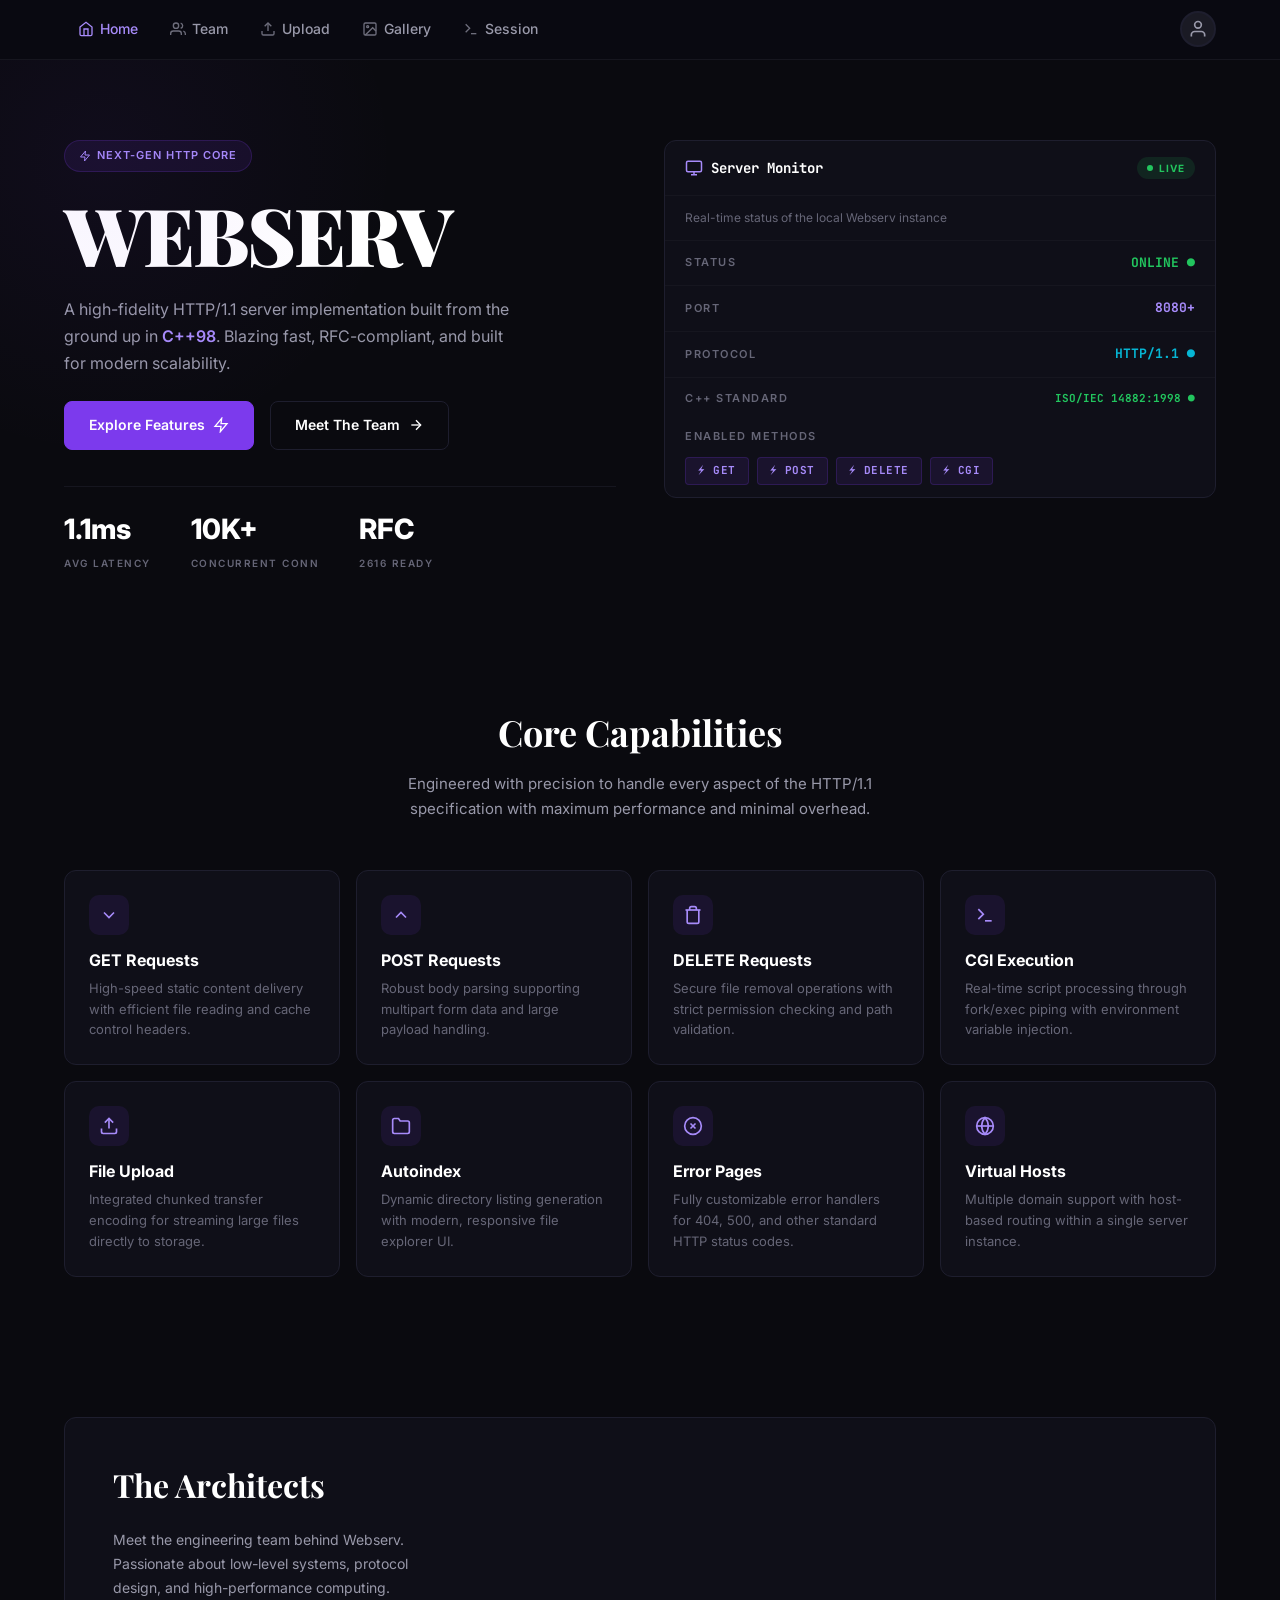
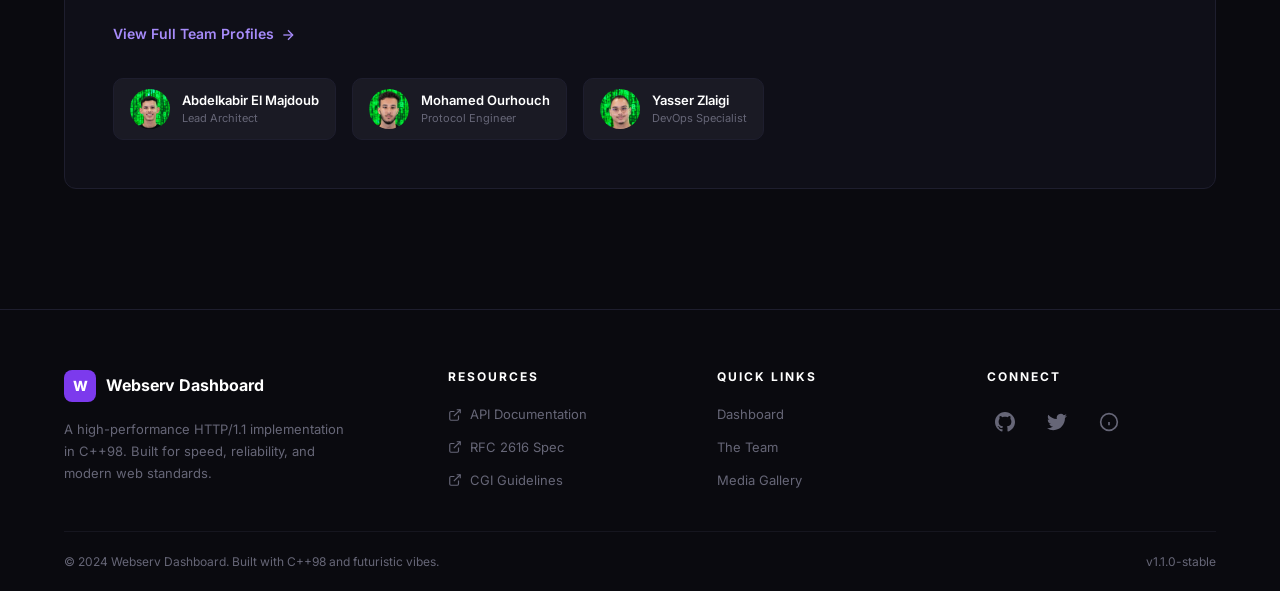
<file: www/index.html>
<!DOCTYPE html>
<html lang="en">
<head>
  <meta charset="UTF-8">
  <meta name="viewport" content="width=device-width, initial-scale=1.0">
  <meta name="description" content="Webserv Dashboard — A high-fidelity HTTP/1.1 server implementation built from the ground up in C++98. Blazing fast, RFC-compliant, and built for modern scalability.">
  <title>Webserv Dashboard — Home</title>
  <link rel="stylesheet" href="index.css">
  <link rel="stylesheet" href="home.css">
</head>
<body>
  <!-- ========== NAVBAR ========== -->
  <nav class="navbar" id="navbar">
    <div class="container">
      <div class="nav-links" id="navLinks">
        <a href="index.html" class="nav-link active" id="nav-home">
          <svg class="nav-icon" viewBox="0 0 24 24" fill="none" stroke="currentColor" stroke-width="2"><path d="M3 9l9-7 9 7v11a2 2 0 0 1-2 2H5a2 2 0 0 1-2-2z"/><polyline points="9 22 9 12 15 12 15 22"/></svg>
          Home
        </a>
        <a href="team.html" class="nav-link" id="nav-team">
          <svg class="nav-icon" viewBox="0 0 24 24" fill="none" stroke="currentColor" stroke-width="2"><path d="M17 21v-2a4 4 0 0 0-4-4H5a4 4 0 0 0-4 4v2"/><circle cx="9" cy="7" r="4"/><path d="M23 21v-2a4 4 0 0 0-3-3.87"/><path d="M16 3.13a4 4 0 0 1 0 7.75"/></svg>
          Team
        </a>
        <a href="upload.html" class="nav-link" id="nav-upload">
          <svg class="nav-icon" viewBox="0 0 24 24" fill="none" stroke="currentColor" stroke-width="2"><path d="M21 15v4a2 2 0 0 1-2 2H5a2 2 0 0 1-2-2v-4"/><polyline points="17 8 12 3 7 8"/><line x1="12" y1="3" x2="12" y2="15"/></svg>
          Upload
        </a>
        <a href="gallery.html" class="nav-link" id="nav-gallery">
          <svg class="nav-icon" viewBox="0 0 24 24" fill="none" stroke="currentColor" stroke-width="2"><rect x="3" y="3" width="18" height="18" rx="2" ry="2"/><circle cx="8.5" cy="8.5" r="1.5"/><polyline points="21 15 16 10 5 21"/></svg>
          Gallery
        </a>
        <a href="session" class="nav-link" id="nav-session">
          <svg class="nav-icon" viewBox="0 0 24 24" fill="none" stroke="currentColor" stroke-width="2"><polyline points="4 17 10 11 4 5"/><line x1="12" y1="19" x2="20" y2="19"/></svg>
          Session
        </a>
      </div>
      <div class="nav-avatar" id="navAvatar">
        <svg viewBox="0 0 24 24" fill="none" stroke="currentColor" stroke-width="2" width="20" height="20"><path d="M20 21v-2a4 4 0 0 0-4-4H8a4 4 0 0 0-4 4v2"/><circle cx="12" cy="7" r="4"/></svg>
      </div>
      <button class="nav-hamburger" id="navHamburger" aria-label="Toggle navigation menu">
        <span></span><span></span><span></span>
      </button>
    </div>
  </nav>

  <!-- ========== MAIN CONTENT ========== -->
  <main class="page-content">

    <!-- HERO SECTION -->
    <section class="hero" id="hero">
      <div class="container">
        <div class="hero-grid">
          <!-- Left Column -->
          <div class="hero-content">
            <span class="hero-badge">
              <svg width="12" height="12" viewBox="0 0 24 24" fill="none" stroke="currentColor" stroke-width="2"><polygon points="13 2 3 14 12 14 11 22 21 10 12 10 13 2"/></svg>
              Next-Gen HTTP Core
            </span>
            <h1 class="hero-title">WEBSERV</h1>
            <p class="hero-description">
              A high-fidelity HTTP/1.1 server implementation built from the ground up in <strong>C++98</strong>. Blazing fast, RFC-compliant, and built for modern scalability.
            </p>
            <div class="hero-actions">
              <a href="#capabilities" class="btn btn-primary" id="btn-explore">
                Explore Features
                <svg width="16" height="16" viewBox="0 0 24 24" fill="none" stroke="currentColor" stroke-width="2"><polygon points="13 2 3 14 12 14 11 22 21 10 12 10 13 2"/></svg>
              </a>
              <a href="team.html" class="btn btn-ghost" id="btn-team">
                Meet The Team
                <svg width="16" height="16" viewBox="0 0 24 24" fill="none" stroke="currentColor" stroke-width="2"><line x1="5" y1="12" x2="19" y2="12"/><polyline points="12 5 19 12 12 19"/></svg>
              </a>
            </div>
            <div class="hero-stats">
              <div class="hero-stat">
                <span class="hero-stat-value">1.1ms</span>
                <span class="hero-stat-label">Avg Latency</span>
              </div>
              <div class="hero-stat">
                <span class="hero-stat-value">10K+</span>
                <span class="hero-stat-label">Concurrent Conn</span>
              </div>
              <div class="hero-stat">
                <span class="hero-stat-value">RFC</span>
                <span class="hero-stat-label">2616 Ready</span>
              </div>
            </div>
          </div>

          <!-- Right Column — Server Monitor -->
          <div class="server-monitor" id="serverMonitor">
            <div class="server-monitor-header">
              <div class="server-monitor-title">
                <svg viewBox="0 0 24 24" fill="none" stroke="currentColor" stroke-width="2"><rect x="2" y="3" width="20" height="14" rx="2" ry="2"/><line x1="8" y1="21" x2="16" y2="21"/><line x1="12" y1="17" x2="12" y2="21"/></svg>
                Server Monitor
              </div>
              <span class="live-badge">
                <span class="live-dot"></span>
                LIVE
              </span>
            </div>
            <div class="server-monitor-desc">
              Real-time status of the local Webserv instance
            </div>
            <div class="server-monitor-rows">
              <div class="monitor-row">
                <span class="monitor-label">Status</span>
                <span class="monitor-value">ONLINE ●</span>
              </div>
              <div class="monitor-row">
                <span class="monitor-label">Port</span>
                <span class="monitor-value purple">8080+</span>
              </div>
              <div class="monitor-row">
                <span class="monitor-label">Protocol</span>
                <span class="monitor-value cyan">HTTP/1.1 ●</span>
              </div>
              <div class="monitor-row">
                <span class="monitor-label">C++ Standard</span>
                <span class="monitor-value" style="color: var(--accent-green); font-size: 11px;">ISO/IEC 14882:1998 ●</span>
              </div>
            </div>
            <div class="monitor-methods-label">Enabled Methods</div>
            <div class="monitor-methods">
              <span class="method-badge">⚡ GET</span>
              <span class="method-badge">⚡ POST</span>
              <span class="method-badge">⚡ DELETE</span>
              <span class="method-badge">⚡ CGI</span>
            </div>
          </div>
        </div>
      </div>
    </section>

    <!-- CORE CAPABILITIES -->
    <section class="capabilities" id="capabilities">
      <div class="container">
        <div class="capabilities-header">
          <h2 class="font-serif">Core Capabilities</h2>
          <p>Engineered with precision to handle every aspect of the HTTP/1.1 specification with maximum performance and minimal overhead.</p>
        </div>
        <div class="capabilities-grid">
          <!-- Card 1 -->
          <div class="capability-card" id="cap-get">
            <div class="capability-icon">
              <svg viewBox="0 0 24 24" fill="none" stroke="currentColor" stroke-width="2"><polyline points="6 9 12 15 18 9"/></svg>
            </div>
            <h3>GET Requests</h3>
            <p>High-speed static content delivery with efficient file reading and cache control headers.</p>
          </div>
          <!-- Card 2 -->
          <div class="capability-card" id="cap-post">
            <div class="capability-icon">
              <svg viewBox="0 0 24 24" fill="none" stroke="currentColor" stroke-width="2"><polyline points="18 15 12 9 6 15"/></svg>
            </div>
            <h3>POST Requests</h3>
            <p>Robust body parsing supporting multipart form data and large payload handling.</p>
          </div>
          <!-- Card 3 -->
          <div class="capability-card" id="cap-delete">
            <div class="capability-icon">
              <svg viewBox="0 0 24 24" fill="none" stroke="currentColor" stroke-width="2"><polyline points="3 6 5 6 21 6"/><path d="M19 6v14a2 2 0 0 1-2 2H7a2 2 0 0 1-2-2V6m3 0V4a2 2 0 0 1 2-2h4a2 2 0 0 1 2 2v2"/></svg>
            </div>
            <h3>DELETE Requests</h3>
            <p>Secure file removal operations with strict permission checking and path validation.</p>
          </div>
          <!-- Card 4 -->
          <div class="capability-card" id="cap-cgi">
            <div class="capability-icon">
              <svg viewBox="0 0 24 24" fill="none" stroke="currentColor" stroke-width="2"><polyline points="4 17 10 11 4 5"/><line x1="12" y1="19" x2="20" y2="19"/></svg>
            </div>
            <h3>CGI Execution</h3>
            <p>Real-time script processing through fork/exec piping with environment variable injection.</p>
          </div>
          <!-- Card 5 -->
          <div class="capability-card" id="cap-upload">
            <div class="capability-icon">
              <svg viewBox="0 0 24 24" fill="none" stroke="currentColor" stroke-width="2"><path d="M21 15v4a2 2 0 0 1-2 2H5a2 2 0 0 1-2-2v-4"/><polyline points="17 8 12 3 7 8"/><line x1="12" y1="3" x2="12" y2="15"/></svg>
            </div>
            <h3>File Upload</h3>
            <p>Integrated chunked transfer encoding for streaming large files directly to storage.</p>
          </div>
          <!-- Card 6 -->
          <div class="capability-card" id="cap-autoindex">
            <div class="capability-icon">
              <svg viewBox="0 0 24 24" fill="none" stroke="currentColor" stroke-width="2"><path d="M22 19a2 2 0 0 1-2 2H4a2 2 0 0 1-2-2V5a2 2 0 0 1 2-2h5l2 3h9a2 2 0 0 1 2 2z"/></svg>
            </div>
            <h3>Autoindex</h3>
            <p>Dynamic directory listing generation with modern, responsive file explorer UI.</p>
          </div>
          <!-- Card 7 -->
          <div class="capability-card" id="cap-error">
            <div class="capability-icon">
              <svg viewBox="0 0 24 24" fill="none" stroke="currentColor" stroke-width="2"><circle cx="12" cy="12" r="10"/><line x1="15" y1="9" x2="9" y2="15"/><line x1="9" y1="9" x2="15" y2="15"/></svg>
            </div>
            <h3>Error Pages</h3>
            <p>Fully customizable error handlers for 404, 500, and other standard HTTP status codes.</p>
          </div>
          <!-- Card 8 -->
          <div class="capability-card" id="cap-vhosts">
            <div class="capability-icon">
              <svg viewBox="0 0 24 24" fill="none" stroke="currentColor" stroke-width="2"><circle cx="12" cy="12" r="10"/><line x1="2" y1="12" x2="22" y2="12"/><path d="M12 2a15.3 15.3 0 0 1 4 10 15.3 15.3 0 0 1-4 10 15.3 15.3 0 0 1-4-10 15.3 15.3 0 0 1 4-10z"/></svg>
            </div>
            <h3>Virtual Hosts</h3>
            <p>Multiple domain support with host-based routing within a single server instance.</p>
          </div>
        </div>
      </div>
    </section>

    <!-- ARCHITECTS PREVIEW -->
    <section class="architects-preview" id="architectsPreview">
      <div class="container">
        <div class="architects-card">
          <h2 class="font-serif">The Architects</h2>
          <p>Meet the engineering team behind Webserv. Passionate about low-level systems, protocol design, and high-performance computing.</p>
          <a href="team.html" class="architects-link" id="link-team-profiles">
            View Full Team Profiles
            <svg width="16" height="16" viewBox="0 0 24 24" fill="none" stroke="currentColor" stroke-width="2"><line x1="5" y1="12" x2="19" y2="12"/><polyline points="12 5 19 12 12 19"/></svg>
          </a>
          <div class="architects-members">
            <div class="architect-mini">
              <div class="architect-mini-avatar">
                <img src="assets/ael-majd.jpg" alt="Abdelkabir El Majdoub" loading="lazy">
              </div>
              <div class="architect-mini-info">
                <span class="architect-mini-name">Abdelkabir El Majdoub</span>
                <span class="architect-mini-role">Lead Architect</span>
              </div>
            </div>
            <div class="architect-mini">
              <div class="architect-mini-avatar">
                <img src="assets/mourhouc.jpg" alt="Mohamed Ourhouch" loading="lazy">
              </div>
              <div class="architect-mini-info">
                <span class="architect-mini-name">Mohamed Ourhouch</span>
                <span class="architect-mini-role">Protocol Engineer</span>
              </div>
            </div>
            <div class="architect-mini">
              <div class="architect-mini-avatar">
                <img src="assets/yazlaigi.jpg" alt="Yasser Zlaigi" loading="lazy">
              </div>
              <div class="architect-mini-info">
                <span class="architect-mini-name">Yasser Zlaigi</span>
                <span class="architect-mini-role">DevOps Specialist</span>
              </div>
            </div>
          </div>
        </div>
      </div>
    </section>

  </main>

  <!-- ========== FOOTER ========== -->
  <footer class="footer" id="footer">
    <div class="container">
      <div class="footer-grid">
        <div class="footer-brand">
          <a href="index.html" class="footer-logo">
            <div class="footer-logo-icon">W</div>
            <span class="footer-logo-text">Webserv Dashboard</span>
          </a>
          <p class="footer-desc">A high-performance HTTP/1.1 implementation in C++98. Built for speed, reliability, and modern web standards.</p>
        </div>
        <div class="footer-column">
          <h4>Resources</h4>
          <ul>
            <li><a href="#">
              <svg width="14" height="14" viewBox="0 0 24 24" fill="none" stroke="currentColor" stroke-width="2"><path d="M18 13v6a2 2 0 0 1-2 2H5a2 2 0 0 1-2-2V8a2 2 0 0 1 2-2h6"/><polyline points="15 3 21 3 21 9"/><line x1="10" y1="14" x2="21" y2="3"/></svg>
              API Documentation
            </a></li>
            <li><a href="#">
              <svg width="14" height="14" viewBox="0 0 24 24" fill="none" stroke="currentColor" stroke-width="2"><path d="M18 13v6a2 2 0 0 1-2 2H5a2 2 0 0 1-2-2V8a2 2 0 0 1 2-2h6"/><polyline points="15 3 21 3 21 9"/><line x1="10" y1="14" x2="21" y2="3"/></svg>
              RFC 2616 Spec
            </a></li>
            <li><a href="#">
              <svg width="14" height="14" viewBox="0 0 24 24" fill="none" stroke="currentColor" stroke-width="2"><path d="M18 13v6a2 2 0 0 1-2 2H5a2 2 0 0 1-2-2V8a2 2 0 0 1 2-2h6"/><polyline points="15 3 21 3 21 9"/><line x1="10" y1="14" x2="21" y2="3"/></svg>
              CGI Guidelines
            </a></li>
          </ul>
        </div>
        <div class="footer-column">
          <h4>Quick Links</h4>
          <ul>
            <li><a href="index.html">Dashboard</a></li>
            <li><a href="team.html">The Team</a></li>
            <li><a href="gallery.html">Media Gallery</a></li>
          </ul>
        </div>
        <div class="footer-column">
          <h4>Connect</h4>
          <div class="footer-social">
            <a href="https://github.com/ourhouchmohamed97/webserv" aria-label="GitHub">
              <svg viewBox="0 0 24 24" fill="currentColor"><path d="M12 0c-6.626 0-12 5.373-12 12 0 5.302 3.438 9.8 8.207 11.387.599.111.793-.261.793-.577v-2.234c-3.338.726-4.033-1.416-4.033-1.416-.546-1.387-1.333-1.756-1.333-1.756-1.089-.745.083-.729.083-.729 1.205.084 1.839 1.237 1.839 1.237 1.07 1.834 2.807 1.304 3.492.997.107-.775.418-1.305.762-1.604-2.665-.305-5.467-1.334-5.467-5.931 0-1.311.469-2.381 1.236-3.221-.124-.303-.535-1.524.117-3.176 0 0 1.008-.322 3.301 1.23.957-.266 1.983-.399 3.003-.404 1.02.005 2.047.138 3.006.404 2.291-1.552 3.297-1.23 3.297-1.23.653 1.653.242 2.874.118 3.176.77.84 1.235 1.911 1.235 3.221 0 4.609-2.807 5.624-5.479 5.921.43.372.823 1.102.823 2.222v3.293c0 .319.192.694.801.576 4.765-1.589 8.199-6.086 8.199-11.386 0-6.627-5.373-12-12-12z"/></svg>
            </a>
            <a href="#" aria-label="Twitter">
              <svg viewBox="0 0 24 24" fill="currentColor"><path d="M23.953 4.57a10 10 0 01-2.825.775 4.958 4.958 0 002.163-2.723c-.951.555-2.005.959-3.127 1.184a4.92 4.92 0 00-8.384 4.482C7.69 8.095 4.067 6.13 1.64 3.162a4.822 4.822 0 00-.666 2.475c0 1.71.87 3.213 2.188 4.096a4.904 4.904 0 01-2.228-.616v.06a4.923 4.923 0 003.946 4.827 4.996 4.996 0 01-2.212.085 4.936 4.936 0 004.604 3.417 9.867 9.867 0 01-6.102 2.105c-.39 0-.779-.023-1.17-.067a13.995 13.995 0 007.557 2.209c9.053 0 13.998-7.496 13.998-13.985 0-.21 0-.42-.015-.63A9.935 9.935 0 0024 4.59z"/></svg>
            </a>
            <a href="#" aria-label="Info">
              <svg viewBox="0 0 24 24" fill="none" stroke="currentColor" stroke-width="2"><circle cx="12" cy="12" r="10"/><line x1="12" y1="16" x2="12" y2="12"/><line x1="12" y1="8" x2="12.01" y2="8"/></svg>
            </a>
          </div>
        </div>
      </div>
      <div class="footer-bottom">
        <span>© 2024 Webserv Dashboard. Built with C++98 and futuristic vibes.</span>
        <span>v1.1.0-stable</span>
      </div>
    </div>
  </footer>

  <script src="main.js"></script>
</body>
</html>
</file>
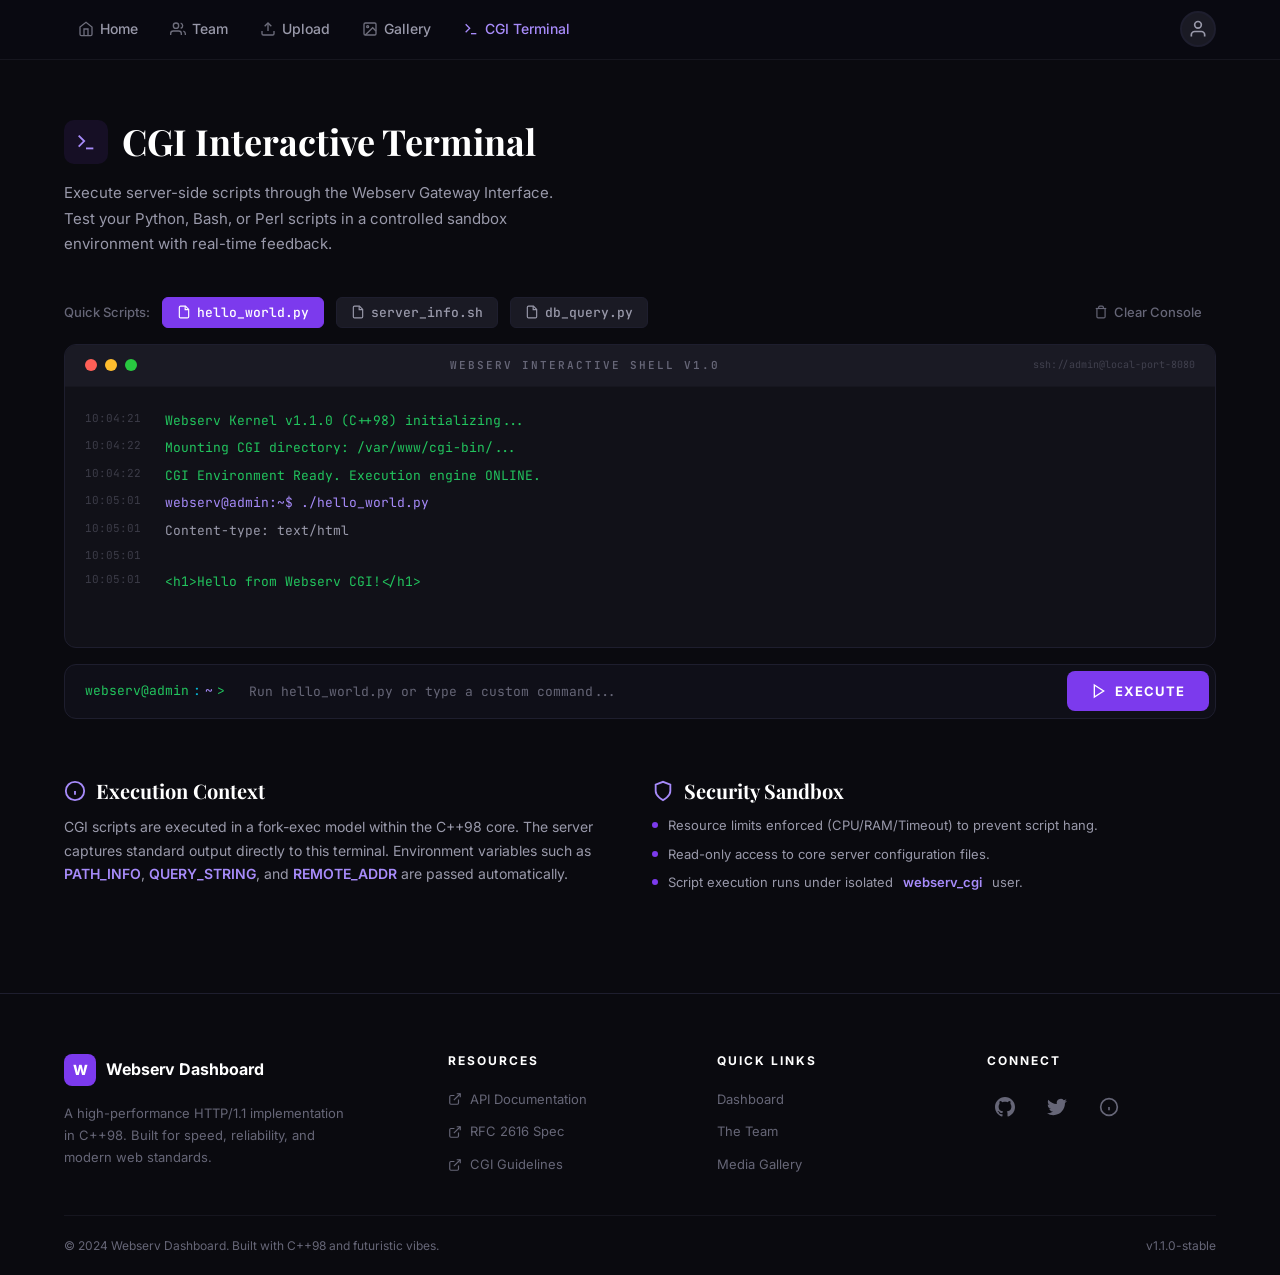
<file: www/cgi.html>
<!DOCTYPE html>
<html lang="en">
<head>
  <meta charset="UTF-8">
  <meta name="viewport" content="width=device-width, initial-scale=1.0">
  <meta name="description" content="CGI Interactive Terminal — Execute server-side scripts through the Webserv Gateway Interface.">
  <title>Webserv Dashboard — CGI Terminal</title>
  <link rel="stylesheet" href="index.css">
  <link rel="stylesheet" href="cgi.css">
</head>
<body>
  <!-- ========== NAVBAR ========== -->
  <nav class="navbar" id="navbar">
    <div class="container">
      <div class="nav-links" id="navLinks">
        <a href="index.html" class="nav-link" id="nav-home">
          <svg class="nav-icon" viewBox="0 0 24 24" fill="none" stroke="currentColor" stroke-width="2"><path d="M3 9l9-7 9 7v11a2 2 0 0 1-2 2H5a2 2 0 0 1-2-2z"/><polyline points="9 22 9 12 15 12 15 22"/></svg>
          Home
        </a>
        <a href="team.html" class="nav-link" id="nav-team">
          <svg class="nav-icon" viewBox="0 0 24 24" fill="none" stroke="currentColor" stroke-width="2"><path d="M17 21v-2a4 4 0 0 0-4-4H5a4 4 0 0 0-4 4v2"/><circle cx="9" cy="7" r="4"/><path d="M23 21v-2a4 4 0 0 0-3-3.87"/><path d="M16 3.13a4 4 0 0 1 0 7.75"/></svg>
          Team
        </a>
        <a href="upload.html" class="nav-link" id="nav-upload">
          <svg class="nav-icon" viewBox="0 0 24 24" fill="none" stroke="currentColor" stroke-width="2"><path d="M21 15v4a2 2 0 0 1-2 2H5a2 2 0 0 1-2-2v-4"/><polyline points="17 8 12 3 7 8"/><line x1="12" y1="3" x2="12" y2="15"/></svg>
          Upload
        </a>
        <a href="gallery.html" class="nav-link" id="nav-gallery">
          <svg class="nav-icon" viewBox="0 0 24 24" fill="none" stroke="currentColor" stroke-width="2"><rect x="3" y="3" width="18" height="18" rx="2" ry="2"/><circle cx="8.5" cy="8.5" r="1.5"/><polyline points="21 15 16 10 5 21"/></svg>
          Gallery
        </a>
        <a href="cgi.html" class="nav-link active" id="nav-cgi">
          <svg class="nav-icon" viewBox="0 0 24 24" fill="none" stroke="currentColor" stroke-width="2"><polyline points="4 17 10 11 4 5"/><line x1="12" y1="19" x2="20" y2="19"/></svg>
          CGI Terminal
        </a>
      </div>
      <div class="nav-avatar" id="navAvatar">
        <svg viewBox="0 0 24 24" fill="none" stroke="currentColor" stroke-width="2" width="20" height="20"><path d="M20 21v-2a4 4 0 0 0-4-4H8a4 4 0 0 0-4 4v2"/><circle cx="12" cy="7" r="4"/></svg>
      </div>
      <button class="nav-hamburger" id="navHamburger" aria-label="Toggle navigation menu">
        <span></span><span></span><span></span>
      </button>
    </div>
  </nav>

  <!-- ========== MAIN CONTENT ========== -->
  <main class="page-content">

    <!-- TERMINAL HERO -->
    <section class="terminal-hero" id="terminalHero">
      <div class="container">
        <div class="terminal-hero-header">
          <div class="terminal-hero-icon">
            <svg viewBox="0 0 24 24" fill="none" stroke="currentColor" stroke-width="2"><polyline points="4 17 10 11 4 5"/><line x1="12" y1="19" x2="20" y2="19"/></svg>
          </div>
          <h1 class="font-serif">CGI Interactive Terminal</h1>
        </div>
        <p>Execute server-side scripts through the Webserv Gateway Interface. Test your Python, Bash, or Perl scripts in a controlled sandbox environment with real-time feedback.</p>
      </div>
    </section>

    <!-- QUICK SCRIPTS ROW -->
    <section class="container" id="quickScripts">
      <div class="quick-scripts">
        <div class="quick-scripts-left">
          <span class="quick-scripts-label">Quick Scripts:</span>
          <button class="script-pill active" data-script="./hello_world.py">
            <svg viewBox="0 0 24 24" fill="none" stroke="currentColor" stroke-width="2"><path d="M14.5 2H6a2 2 0 0 0-2 2v16a2 2 0 0 0 2 2h12a2 2 0 0 0 2-2V7.5L14.5 2z"/><polyline points="14 2 14 8 20 8"/></svg>
            hello_world.py
          </button>
          <button class="script-pill" data-script="./server_info.sh">
            <svg viewBox="0 0 24 24" fill="none" stroke="currentColor" stroke-width="2"><path d="M14.5 2H6a2 2 0 0 0-2 2v16a2 2 0 0 0 2 2h12a2 2 0 0 0 2-2V7.5L14.5 2z"/><polyline points="14 2 14 8 20 8"/></svg>
            server_info.sh
          </button>
          <button class="script-pill" data-script="./db_query.py">
            <svg viewBox="0 0 24 24" fill="none" stroke="currentColor" stroke-width="2"><path d="M14.5 2H6a2 2 0 0 0-2 2v16a2 2 0 0 0 2 2h12a2 2 0 0 0 2-2V7.5L14.5 2z"/><polyline points="14 2 14 8 20 8"/></svg>
            db_query.py
          </button>
        </div>
        <button class="clear-console-btn" id="btnClearConsole">
          <svg viewBox="0 0 24 24" fill="none" stroke="currentColor" stroke-width="2"><polyline points="3 6 5 6 21 6"/><path d="M19 6v14a2 2 0 0 1-2 2H7a2 2 0 0 1-2-2V6m3 0V4a2 2 0 0 1 2-2h4a2 2 0 0 1 2 2v2"/></svg>
          Clear Console
        </button>
      </div>
    </section>

    <!-- TERMINAL WINDOW & COMMAND INPUT -->
    <section class="container" id="terminalArea">
      <!-- Terminal Window -->
      <div class="terminal-window">
        <div class="terminal-titlebar">
          <div class="terminal-dots">
            <span class="terminal-dot red"></span>
            <span class="terminal-dot yellow"></span>
            <span class="terminal-dot green"></span>
          </div>
          <div class="terminal-title">Webserv Interactive Shell v1.0</div>
          <div class="terminal-ssh">ssh://admin@local-port-8080</div>
        </div>
        <div class="terminal-body" id="terminalBody">
          <div class="terminal-line">
            <span class="terminal-timestamp">10:04:21</span>
            <span class="terminal-text system">Webserv Kernel v1.1.0 (C++98) initializing...</span>
          </div>
          <div class="terminal-line">
            <span class="terminal-timestamp">10:04:22</span>
            <span class="terminal-text system">Mounting CGI directory: /var/www/cgi-bin/...</span>
          </div>
          <div class="terminal-line">
            <span class="terminal-timestamp">10:04:22</span>
            <span class="terminal-text system">CGI Environment Ready. Execution engine ONLINE.</span>
          </div>
          <div class="terminal-line">
            <span class="terminal-timestamp">10:05:01</span>
            <span class="terminal-text command">webserv@admin:~$ ./hello_world.py</span>
          </div>
          <div class="terminal-line">
            <span class="terminal-timestamp">10:05:01</span>
            <span class="terminal-text output">Content-type: text/html</span>
          </div>
          <div class="terminal-line">
            <span class="terminal-timestamp">10:05:01</span>
            <span class="terminal-text output"></span>
          </div>
          <div class="terminal-line">
            <span class="terminal-timestamp">10:05:01</span>
            <span class="terminal-text success">&lt;h1&gt;Hello from Webserv CGI!&lt;/h1&gt;</span>
          </div>
        </div>
      </div>

      <!-- Command Input -->
      <div class="command-input">
        <div class="command-prompt">
          <span class="user">webserv@admin</span>
          <span class="sep">:</span>
          <span class="dir">~</span>
          <span class="arrow">&gt;</span>
        </div>
        <input type="text" class="command-field" id="commandField" placeholder="Run hello_world.py or type a custom command..." autocomplete="off">
        <button class="execute-btn" id="btnExecute">
          <svg viewBox="0 0 24 24" fill="none" stroke="currentColor" stroke-width="2"><polygon points="5 3 19 12 5 21 5 3"/></svg>
          Execute
        </button>
      </div>
    </section>

    <!-- INFO CARDS -->
    <section class="container" id="terminalInfo">
      <div class="info-grid">
        <div class="info-card">
          <div class="info-card-header">
            <svg viewBox="0 0 24 24" fill="none" stroke="currentColor" stroke-width="2"><circle cx="12" cy="12" r="10"/><line x1="12" y1="16" x2="12" y2="12"/><line x1="12" y1="8" x2="12.01" y2="8"/></svg>
            <h3 class="font-serif">Execution Context</h3>
          </div>
          <p>CGI scripts are executed in a fork-exec model within the C++98 core. The server captures standard output directly to this terminal. Environment variables such as <strong>PATH_INFO</strong>, <strong>QUERY_STRING</strong>, and <strong>REMOTE_ADDR</strong> are passed automatically.</p>
        </div>
        <div class="info-card">
          <div class="info-card-header">
            <svg viewBox="0 0 24 24" fill="none" stroke="currentColor" stroke-width="2"><path d="M12 22s8-4 8-10V5l-8-3-8 3v7c0 6 8 10 8 10z"/></svg>
            <h3 class="font-serif">Security Sandbox</h3>
          </div>
          <ul>
            <li>Resource limits enforced (CPU/RAM/Timeout) to prevent script hang.</li>
            <li>Read-only access to core server configuration files.</li>
            <li>Script execution runs under isolated <strong>webserv_cgi</strong> user.</li>
          </ul>
        </div>
      </div>
    </section>

  </main>

  <!-- ========== FOOTER ========== -->
  <footer class="footer" id="footer">
    <div class="container">
      <div class="footer-grid">
        <div class="footer-brand">
          <a href="index.html" class="footer-logo">
            <div class="footer-logo-icon">W</div>
            <span class="footer-logo-text">Webserv Dashboard</span>
          </a>
          <p class="footer-desc">A high-performance HTTP/1.1 implementation in C++98. Built for speed, reliability, and modern web standards.</p>
        </div>
        <div class="footer-column">
          <h4>Resources</h4>
          <ul>
            <li><a href="#"><svg width="14" height="14" viewBox="0 0 24 24" fill="none" stroke="currentColor" stroke-width="2"><path d="M18 13v6a2 2 0 0 1-2 2H5a2 2 0 0 1-2-2V8a2 2 0 0 1 2-2h6"/><polyline points="15 3 21 3 21 9"/><line x1="10" y1="14" x2="21" y2="3"/></svg> API Documentation</a></li>
            <li><a href="#"><svg width="14" height="14" viewBox="0 0 24 24" fill="none" stroke="currentColor" stroke-width="2"><path d="M18 13v6a2 2 0 0 1-2 2H5a2 2 0 0 1-2-2V8a2 2 0 0 1 2-2h6"/><polyline points="15 3 21 3 21 9"/><line x1="10" y1="14" x2="21" y2="3"/></svg> RFC 2616 Spec</a></li>
            <li><a href="#"><svg width="14" height="14" viewBox="0 0 24 24" fill="none" stroke="currentColor" stroke-width="2"><path d="M18 13v6a2 2 0 0 1-2 2H5a2 2 0 0 1-2-2V8a2 2 0 0 1 2-2h6"/><polyline points="15 3 21 3 21 9"/><line x1="10" y1="14" x2="21" y2="3"/></svg> CGI Guidelines</a></li>
          </ul>
        </div>
        <div class="footer-column">
          <h4>Quick Links</h4>
          <ul>
            <li><a href="index.html">Dashboard</a></li>
            <li><a href="team.html">The Team</a></li>
            <li><a href="gallery.html">Media Gallery</a></li>
          </ul>
        </div>
        <div class="footer-column">
          <h4>Connect</h4>
          <div class="footer-social">
            <a href="#" aria-label="GitHub"><svg viewBox="0 0 24 24" fill="currentColor"><path d="M12 0c-6.626 0-12 5.373-12 12 0 5.302 3.438 9.8 8.207 11.387.599.111.793-.261.793-.577v-2.234c-3.338.726-4.033-1.416-4.033-1.416-.546-1.387-1.333-1.756-1.333-1.756-1.089-.745.083-.729.083-.729 1.205.084 1.839 1.237 1.839 1.237 1.07 1.834 2.807 1.304 3.492.997.107-.775.418-1.305.762-1.604-2.665-.305-5.467-1.334-5.467-5.931 0-1.311.469-2.381 1.236-3.221-.124-.303-.535-1.524.117-3.176 0 0 1.008-.322 3.301 1.23.957-.266 1.983-.399 3.003-.404 1.02.005 2.047.138 3.006.404 2.291-1.552 3.297-1.23 3.297-1.23.653 1.653.242 2.874.118 3.176.77.84 1.235 1.911 1.235 3.221 0 4.609-2.807 5.624-5.479 5.921.43.372.823 1.102.823 2.222v3.293c0 .319.192.694.801.576 4.765-1.589 8.199-6.086 8.199-11.386 0-6.627-5.373-12-12-12z"/></svg></a>
            <a href="#" aria-label="Twitter"><svg viewBox="0 0 24 24" fill="currentColor"><path d="M23.953 4.57a10 10 0 01-2.825.775 4.958 4.958 0 002.163-2.723c-.951.555-2.005.959-3.127 1.184a4.92 4.92 0 00-8.384 4.482C7.69 8.095 4.067 6.13 1.64 3.162a4.822 4.822 0 00-.666 2.475c0 1.71.87 3.213 2.188 4.096a4.904 4.904 0 01-2.228-.616v.06a4.923 4.923 0 003.946 4.827 4.996 4.996 0 01-2.212.085 4.936 4.936 0 004.604 3.417 9.867 9.867 0 01-6.102 2.105c-.39 0-.779-.023-1.17-.067a13.995 13.995 0 007.557 2.209c9.053 0 13.998-7.496 13.998-13.985 0-.21 0-.42-.015-.63A9.935 9.935 0 0024 4.59z"/></svg></a>
            <a href="#" aria-label="Info"><svg viewBox="0 0 24 24" fill="none" stroke="currentColor" stroke-width="2"><circle cx="12" cy="12" r="10"/><line x1="12" y1="16" x2="12" y2="12"/><line x1="12" y1="8" x2="12.01" y2="8"/></svg></a>
          </div>
        </div>
      </div>
      <div class="footer-bottom">
        <span>© 2024 Webserv Dashboard. Built with C++98 and futuristic vibes.</span>
        <span>v1.1.0-stable</span>
      </div>
    </div>
  </footer>

  <script src="main.js"></script>
</body>
</html>
</file>
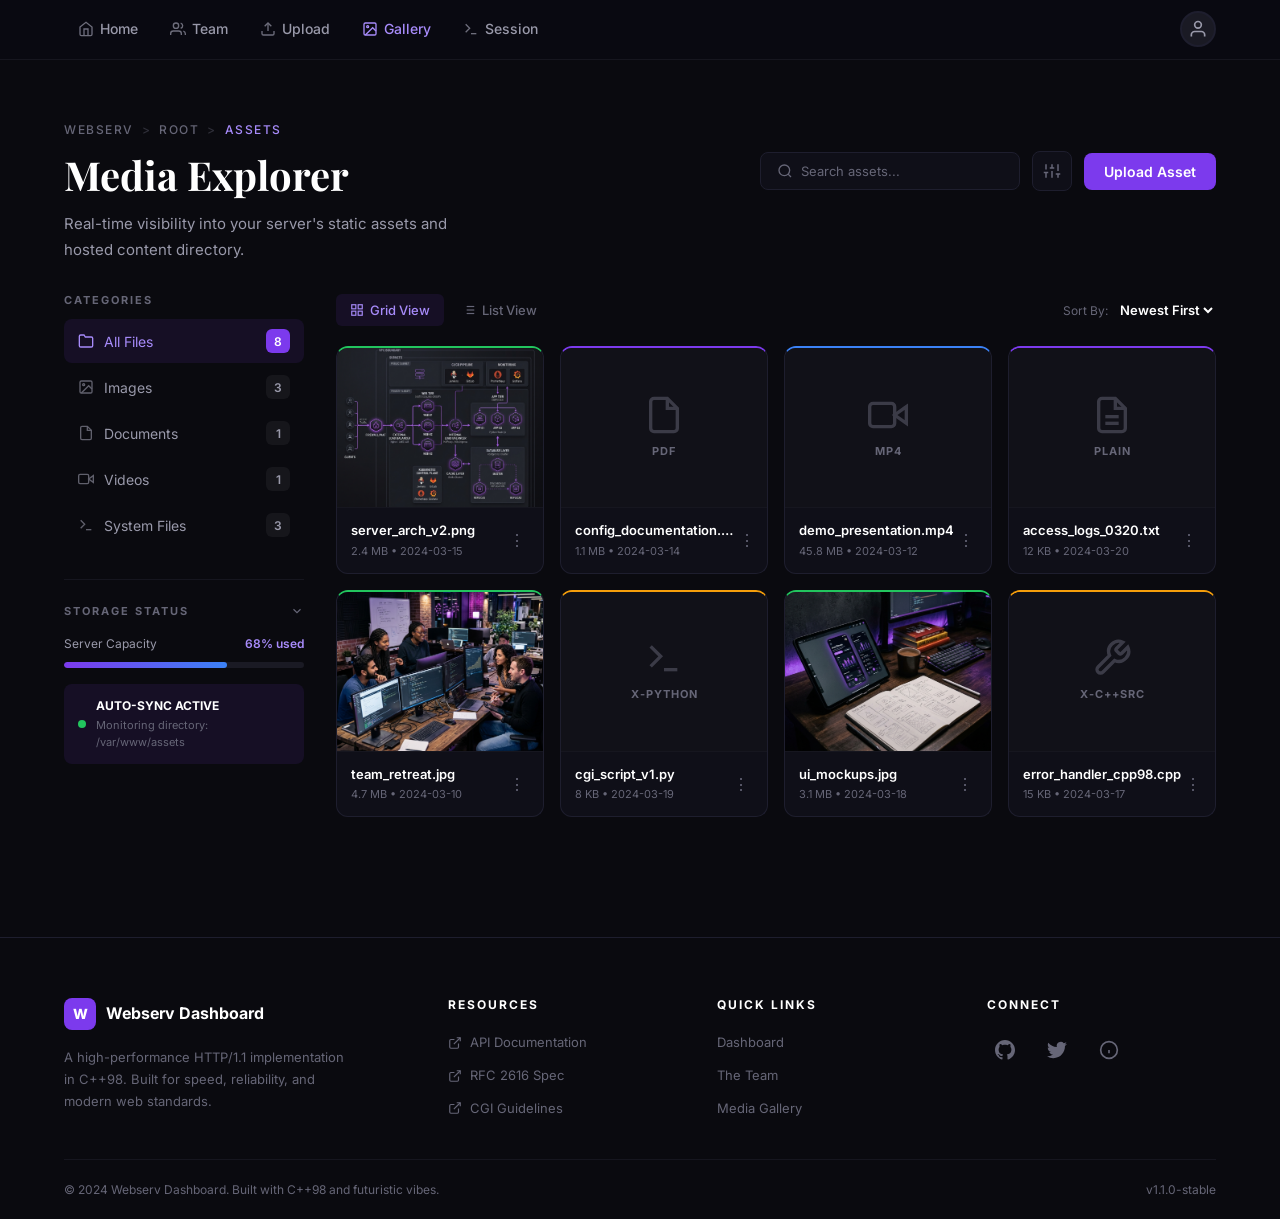
<file: www/gallery.html>
<!DOCTYPE html>
<html lang="en">
<head>
  <meta charset="UTF-8">
  <meta name="viewport" content="width=device-width, initial-scale=1.0">
  <meta name="description" content="Media Explorer — Real-time visibility into your server's static assets and hosted content directory.">
  <title>Webserv Dashboard — Gallery</title>
  <link rel="stylesheet" href="index.css">
  <link rel="stylesheet" href="gallery.css">
</head>
<body>
  <!-- ========== NAVBAR ========== -->
  <nav class="navbar" id="navbar">
    <div class="container">
      <div class="nav-links" id="navLinks">
        <a href="index.html" class="nav-link" id="nav-home">
          <svg class="nav-icon" viewBox="0 0 24 24" fill="none" stroke="currentColor" stroke-width="2"><path d="M3 9l9-7 9 7v11a2 2 0 0 1-2 2H5a2 2 0 0 1-2-2z"/><polyline points="9 22 9 12 15 12 15 22"/></svg>
          Home
        </a>
        <a href="team.html" class="nav-link" id="nav-team">
          <svg class="nav-icon" viewBox="0 0 24 24" fill="none" stroke="currentColor" stroke-width="2"><path d="M17 21v-2a4 4 0 0 0-4-4H5a4 4 0 0 0-4 4v2"/><circle cx="9" cy="7" r="4"/><path d="M23 21v-2a4 4 0 0 0-3-3.87"/><path d="M16 3.13a4 4 0 0 1 0 7.75"/></svg>
          Team
        </a>
        <a href="upload.html" class="nav-link" id="nav-upload">
          <svg class="nav-icon" viewBox="0 0 24 24" fill="none" stroke="currentColor" stroke-width="2"><path d="M21 15v4a2 2 0 0 1-2 2H5a2 2 0 0 1-2-2v-4"/><polyline points="17 8 12 3 7 8"/><line x1="12" y1="3" x2="12" y2="15"/></svg>
          Upload
        </a>
        <a href="gallery.html" class="nav-link active" id="nav-gallery">
          <svg class="nav-icon" viewBox="0 0 24 24" fill="none" stroke="currentColor" stroke-width="2"><rect x="3" y="3" width="18" height="18" rx="2" ry="2"/><circle cx="8.5" cy="8.5" r="1.5"/><polyline points="21 15 16 10 5 21"/></svg>
          Gallery
        </a>
        <a href="session.html" class="nav-link" id="nav-session">
          <svg class="nav-icon" viewBox="0 0 24 24" fill="none" stroke="currentColor" stroke-width="2"><polyline points="4 17 10 11 4 5"/><line x1="12" y1="19" x2="20" y2="19"/></svg>
          Session
        </a>
      </div>
      <div class="nav-avatar" id="navAvatar">
        <svg viewBox="0 0 24 24" fill="none" stroke="currentColor" stroke-width="2" width="20" height="20"><path d="M20 21v-2a4 4 0 0 0-4-4H8a4 4 0 0 0-4 4v2"/><circle cx="12" cy="7" r="4"/></svg>
      </div>
      <button class="nav-hamburger" id="navHamburger" aria-label="Toggle navigation menu">
        <span></span><span></span><span></span>
      </button>
    </div>
  </nav>

  <!-- ========== MAIN CONTENT ========== -->
  <main class="page-content">

    <!-- GALLERY HEADER -->
    <header class="gallery-header" id="galleryHeader">
      <div class="container">
        <div class="gallery-breadcrumb">
          <span>Webserv</span>
          <span class="sep">></span>
          <span>Root</span>
          <span class="sep">></span>
          <span class="active">Assets</span>
        </div>
        <div class="gallery-header-row">
          <div>
            <h1 class="font-serif">Media Explorer</h1>
            <p>Real-time visibility into your server's static assets and hosted content directory.</p>
          </div>
          <div class="gallery-controls">
            <div class="gallery-search">
              <svg viewBox="0 0 24 24" fill="none" stroke="currentColor" stroke-width="2"><circle cx="11" cy="11" r="8"/><line x1="21" y1="21" x2="16.65" y2="16.65"/></svg>
              <input type="text" id="gallerySearchInput" placeholder="Search assets...">
            </div>
            <button class="gallery-filter-btn" id="galleryFilterBtn" aria-label="Filter assets">
              <svg viewBox="0 0 24 24" fill="none" stroke="currentColor" stroke-width="2"><line x1="4" y1="21" x2="4" y2="14"/><line x1="4" y1="10" x2="4" y2="3"/><line x1="12" y1="21" x2="12" y2="12"/><line x1="12" y1="8" x2="12" y2="3"/><line x1="20" y1="21" x2="20" y2="16"/><line x1="20" y1="12" x2="20" y2="3"/><line x1="1" y1="14" x2="7" y2="14"/><line x1="9" y1="8" x2="15" y2="8"/><line x1="17" y1="16" x2="23" y2="16"/></svg>
            </button>
            <button class="btn-upload-asset" id="btnUploadAsset">Upload Asset</button>
          </div>
        </div>
      </div>
    </header>

    <!-- GALLERY LAYOUT -->
    <section class="container" id="galleryLayout">
      <div class="gallery-layout">
        <!-- Sidebar -->
        <aside class="gallery-sidebar">
          <div class="sidebar-section">
            <h3>Categories</h3>
            <div class="category-list">
              <button class="category-item active" data-category="all">
                <span class="category-item-left">
                  <svg viewBox="0 0 24 24" fill="none" stroke="currentColor" stroke-width="2"><path d="M22 19a2 2 0 0 1-2 2H4a2 2 0 0 1-2-2V5a2 2 0 0 1 2-2h5l2 3h9a2 2 0 0 1 2 2z"/></svg>
                  All Files
                </span>
                <span class="category-count">8</span>
              </button>
              <button class="category-item" data-category="image">
                <span class="category-item-left">
                  <svg viewBox="0 0 24 24" fill="none" stroke="currentColor" stroke-width="2"><rect x="3" y="3" width="18" height="18" rx="2" ry="2"/><circle cx="8.5" cy="8.5" r="1.5"/><polyline points="21 15 16 10 5 21"/></svg>
                  Images
                </span>
                <span class="category-count">3</span>
              </button>
              <button class="category-item" data-category="document">
                <span class="category-item-left">
                  <svg viewBox="0 0 24 24" fill="none" stroke="currentColor" stroke-width="2"><path d="M14 2H6a2 2 0 0 0-2 2v16a2 2 0 0 0 2 2h12a2 2 0 0 0 2-2V8z"/><polyline points="14 2 14 8 20 8"/></svg>
                  Documents
                </span>
                <span class="category-count">1</span>
              </button>
              <button class="category-item" data-category="video">
                <span class="category-item-left">
                  <svg viewBox="0 0 24 24" fill="none" stroke="currentColor" stroke-width="2"><polygon points="23 7 16 12 23 17 23 7"/><rect x="1" y="5" width="15" height="14" rx="2" ry="2"/></svg>
                  Videos
                </span>
                <span class="category-count">1</span>
              </button>
              <button class="category-item" data-category="system">
                <span class="category-item-left">
                  <svg viewBox="0 0 24 24" fill="none" stroke="currentColor" stroke-width="2"><polyline points="4 17 10 11 4 5"/><line x1="12" y1="19" x2="20" y2="19"/></svg>
                  System Files
                </span>
                <span class="category-count">3</span>
              </button>
            </div>
          </div>

          <div class="sidebar-section storage-section">
            <div class="storage-toggle">
              <h3>Storage Status</h3>
              <svg viewBox="0 0 24 24" fill="none" stroke="currentColor" stroke-width="2"><polyline points="6 9 12 15 18 9"/></svg>
            </div>
            <div class="storage-bar-header">
              <span>Server Capacity</span>
              <span>68% used</span>
            </div>
            <div class="storage-bar">
              <div class="storage-bar-fill" style="width: 68%;"></div>
            </div>
            <div class="auto-sync">
              <span class="auto-sync-dot"></span>
              <div class="auto-sync-text">
                <strong>AUTO-SYNC ACTIVE</strong>
                <span>Monitoring directory: /var/www/assets</span>
              </div>
            </div>
          </div>
        </aside>

        <!-- Gallery Grid Content -->
        <div class="gallery-content">
          <div class="gallery-toolbar">
            <div class="view-toggle">
              <button class="active" id="viewGridBtn">
                <svg viewBox="0 0 24 24" fill="none" stroke="currentColor" stroke-width="2"><rect x="3" y="3" width="7" height="7"/><rect x="14" y="3" width="7" height="7"/><rect x="14" y="14" width="7" height="7"/><rect x="3" y="14" width="7" height="7"/></svg>
                Grid View
              </button>
              <button id="viewListBtn">
                <svg viewBox="0 0 24 24" fill="none" stroke="currentColor" stroke-width="2"><line x1="8" y1="6" x2="21" y2="6"/><line x1="8" y1="12" x2="21" y2="12"/><line x1="8" y1="18" x2="21" y2="18"/><line x1="3" y1="6" x2="3.01" y2="6"/><line x1="3" y1="12" x2="3.01" y2="12"/><line x1="3" y1="18" x2="3.01" y2="18"/></svg>
                List View
              </button>
            </div>
            <div class="sort-control">
              <span>Sort By:</span>
              <select id="gallerySort">
                <option value="newest">Newest First</option>
                <option value="oldest">Oldest First</option>
                <option value="name">Name A-Z</option>
                <option value="size">Size</option>
              </select>
            </div>
          </div>

          <div class="file-grid" id="fileGrid">
            <!-- Card 1 -->
            <div class="file-card" data-type="image" data-name="server_arch_v2.png" data-date="2024-03-15">
              <div class="file-card-preview">
                <img src="assets/server_arch_v2.png" alt="server_arch_v2.png">
              </div>
              <div class="file-card-info">
                <div>
                  <div class="file-card-name" title="server_arch_v2.png">server_arch_v2.png</div>
                  <div class="file-card-meta">2.4 MB • 2024-03-15</div>
                </div>
                <button class="file-card-menu" aria-label="More options">⋮</button>
              </div>
            </div>

            <!-- Card 2 -->
            <div class="file-card" data-type="document" data-name="config_documentation.pdf" data-date="2024-03-14">
              <div class="file-card-preview">
                <div class="file-type-icon">
                  <svg viewBox="0 0 24 24" fill="none" stroke="currentColor" stroke-width="2"><path d="M14 2H6a2 2 0 0 0-2 2v16a2 2 0 0 0 2 2h12a2 2 0 0 0 2-2V8z"/><polyline points="14 2 14 8 20 8"/></svg>
                  <span class="file-type-label">PDF</span>
                </div>
              </div>
              <div class="file-card-info">
                <div>
                  <div class="file-card-name" title="config_documentation.pdf">config_documentation.pdf</div>
                  <div class="file-card-meta">1.1 MB • 2024-03-14</div>
                </div>
                <button class="file-card-menu" aria-label="More options">⋮</button>
              </div>
            </div>

            <!-- Card 3 -->
            <div class="file-card" data-type="video" data-name="demo_presentation.mp4" data-date="2024-03-12">
              <div class="file-card-preview">
                <div class="file-type-icon">
                  <svg viewBox="0 0 24 24" fill="none" stroke="currentColor" stroke-width="2"><polygon points="23 7 16 12 23 17 23 7"/><rect x="1" y="5" width="15" height="14" rx="2" ry="2"/></svg>
                  <span class="file-type-label">MP4</span>
                </div>
              </div>
              <div class="file-card-info">
                <div>
                  <div class="file-card-name" title="demo_presentation.mp4">demo_presentation.mp4</div>
                  <div class="file-card-meta">45.8 MB • 2024-03-12</div>
                </div>
                <button class="file-card-menu" aria-label="More options">⋮</button>
              </div>
            </div>

            <!-- Card 4 -->
            <div class="file-card" data-type="document" data-name="access_logs_0320.txt" data-date="2024-03-20">
              <div class="file-card-preview">
                <div class="file-type-icon">
                  <svg viewBox="0 0 24 24" fill="none" stroke="currentColor" stroke-width="2"><path d="M14 2H6a2 2 0 0 0-2 2v16a2 2 0 0 0 2 2h12a2 2 0 0 0 2-2V8z"/><polyline points="14 2 14 8 20 8"/><line x1="16" y1="13" x2="8" y2="13"/><line x1="16" y1="17" x2="8" y2="17"/></svg>
                  <span class="file-type-label">PLAIN</span>
                </div>
              </div>
              <div class="file-card-info">
                <div>
                  <div class="file-card-name" title="access_logs_0320.txt">access_logs_0320.txt</div>
                  <div class="file-card-meta">12 KB • 2024-03-20</div>
                </div>
                <button class="file-card-menu" aria-label="More options">⋮</button>
              </div>
            </div>

            <!-- Card 5 -->
            <div class="file-card" data-type="image" data-name="team_retreat.jpg" data-date="2024-03-10">
              <div class="file-card-preview">
                <img src="assets/team_retreat.jpg" alt="team_retreat.jpg">
              </div>
              <div class="file-card-info">
                <div>
                  <div class="file-card-name" title="team_retreat.jpg">team_retreat.jpg</div>
                  <div class="file-card-meta">4.7 MB • 2024-03-10</div>
                </div>
                <button class="file-card-menu" aria-label="More options">⋮</button>
              </div>
            </div>

            <!-- Card 6 -->
            <div class="file-card" data-type="system" data-name="cgi_script_v1.py" data-date="2024-03-19">
              <div class="file-card-preview">
                <div class="file-type-icon">
                  <svg viewBox="0 0 24 24" fill="none" stroke="currentColor" stroke-width="2"><polyline points="4 17 10 11 4 5"/><line x1="12" y1="19" x2="20" y2="19"/></svg>
                  <span class="file-type-label">X-PYTHON</span>
                </div>
              </div>
              <div class="file-card-info">
                <div>
                  <div class="file-card-name" title="cgi_script_v1.py">cgi_script_v1.py</div>
                  <div class="file-card-meta">8 KB • 2024-03-19</div>
                </div>
                <button class="file-card-menu" aria-label="More options">⋮</button>
              </div>
            </div>

            <!-- Card 7 -->
            <div class="file-card" data-type="image" data-name="ui_mockups.jpg" data-date="2024-03-18">
              <div class="file-card-preview">
                <img src="assets/ui_mockups.jpg" alt="ui_mockups.jpg">
              </div>
              <div class="file-card-info">
                <div>
                  <div class="file-card-name" title="ui_mockups.jpg">ui_mockups.jpg</div>
                  <div class="file-card-meta">3.1 MB • 2024-03-18</div>
                </div>
                <button class="file-card-menu" aria-label="More options">⋮</button>
              </div>
            </div>

            <!-- Card 8 -->
            <div class="file-card" data-type="system" data-name="error_handler_cpp98.cpp" data-date="2024-03-17">
              <div class="file-card-preview">
                <div class="file-type-icon">
                  <svg viewBox="0 0 24 24" fill="none" stroke="currentColor" stroke-width="2"><path d="M14.7 6.3a1 1 0 0 0 0 1.4l1.6 1.6a1 1 0 0 0 1.4 0l3.77-3.77a6 6 0 0 1-7.94 7.94l-6.91 6.91a2.12 2.12 0 0 1-3-3l6.91-6.91a6 6 0 0 1 7.94-7.94l-3.76 3.76z"/></svg>
                  <span class="file-type-label">X-C++SRC</span>
                </div>
              </div>
              <div class="file-card-info">
                <div>
                  <div class="file-card-name" title="error_handler_cpp98.cpp">error_handler_cpp98.cpp</div>
                  <div class="file-card-meta">15 KB • 2024-03-17</div>
                </div>
                <button class="file-card-menu" aria-label="More options">⋮</button>
              </div>
            </div>
          </div>
        </div>
      </div>
    </section>

  </main>

  <!-- ========== FOOTER ========== -->
  <footer class="footer" id="footer">
    <div class="container">
      <div class="footer-grid">
        <div class="footer-brand">
          <a href="index.html" class="footer-logo">
            <div class="footer-logo-icon">W</div>
            <span class="footer-logo-text">Webserv Dashboard</span>
          </a>
          <p class="footer-desc">A high-performance HTTP/1.1 implementation in C++98. Built for speed, reliability, and modern web standards.</p>
        </div>
        <div class="footer-column">
          <h4>Resources</h4>
          <ul>
            <li><a href="#"><svg width="14" height="14" viewBox="0 0 24 24" fill="none" stroke="currentColor" stroke-width="2"><path d="M18 13v6a2 2 0 0 1-2 2H5a2 2 0 0 1-2-2V8a2 2 0 0 1 2-2h6"/><polyline points="15 3 21 3 21 9"/><line x1="10" y1="14" x2="21" y2="3"/></svg> API Documentation</a></li>
            <li><a href="#"><svg width="14" height="14" viewBox="0 0 24 24" fill="none" stroke="currentColor" stroke-width="2"><path d="M18 13v6a2 2 0 0 1-2 2H5a2 2 0 0 1-2-2V8a2 2 0 0 1 2-2h6"/><polyline points="15 3 21 3 21 9"/><line x1="10" y1="14" x2="21" y2="3"/></svg> RFC 2616 Spec</a></li>
            <li><a href="#"><svg width="14" height="14" viewBox="0 0 24 24" fill="none" stroke="currentColor" stroke-width="2"><path d="M18 13v6a2 2 0 0 1-2 2H5a2 2 0 0 1-2-2V8a2 2 0 0 1 2-2h6"/><polyline points="15 3 21 3 21 9"/><line x1="10" y1="14" x2="21" y2="3"/></svg> CGI Guidelines</a></li>
          </ul>
        </div>
        <div class="footer-column">
          <h4>Quick Links</h4>
          <ul>
            <li><a href="index.html">Dashboard</a></li>
            <li><a href="team.html">The Team</a></li>
            <li><a href="gallery.html">Media Gallery</a></li>
          </ul>
        </div>
        <div class="footer-column">
          <h4>Connect</h4>
          <div class="footer-social">
            <a href="#" aria-label="GitHub"><svg viewBox="0 0 24 24" fill="currentColor"><path d="M12 0c-6.626 0-12 5.373-12 12 0 5.302 3.438 9.8 8.207 11.387.599.111.793-.261.793-.577v-2.234c-3.338.726-4.033-1.416-4.033-1.416-.546-1.387-1.333-1.756-1.333-1.756-1.089-.745.083-.729.083-.729 1.205.084 1.839 1.237 1.839 1.237 1.07 1.834 2.807 1.304 3.492.997.107-.775.418-1.305.762-1.604-2.665-.305-5.467-1.334-5.467-5.931 0-1.311.469-2.381 1.236-3.221-.124-.303-.535-1.524.117-3.176 0 0 1.008-.322 3.301 1.23.957-.266 1.983-.399 3.003-.404 1.02.005 2.047.138 3.006.404 2.291-1.552 3.297-1.23 3.297-1.23.653 1.653.242 2.874.118 3.176.77.84 1.235 1.911 1.235 3.221 0 4.609-2.807 5.624-5.479 5.921.43.372.823 1.102.823 2.222v3.293c0 .319.192.694.801.576 4.765-1.589 8.199-6.086 8.199-11.386 0-6.627-5.373-12-12-12z"/></svg></a>
            <a href="#" aria-label="Twitter"><svg viewBox="0 0 24 24" fill="currentColor"><path d="M23.953 4.57a10 10 0 01-2.825.775 4.958 4.958 0 002.163-2.723c-.951.555-2.005.959-3.127 1.184a4.92 4.92 0 00-8.384 4.482C7.69 8.095 4.067 6.13 1.64 3.162a4.822 4.822 0 00-.666 2.475c0 1.71.87 3.213 2.188 4.096a4.904 4.904 0 01-2.228-.616v.06a4.923 4.923 0 003.946 4.827 4.996 4.996 0 01-2.212.085 4.936 4.936 0 004.604 3.417 9.867 9.867 0 01-6.102 2.105c-.39 0-.779-.023-1.17-.067a13.995 13.995 0 007.557 2.209c9.053 0 13.998-7.496 13.998-13.985 0-.21 0-.42-.015-.63A9.935 9.935 0 0024 4.59z"/></svg></a>
            <a href="#" aria-label="Info"><svg viewBox="0 0 24 24" fill="none" stroke="currentColor" stroke-width="2"><circle cx="12" cy="12" r="10"/><line x1="12" y1="16" x2="12" y2="12"/><line x1="12" y1="8" x2="12.01" y2="8"/></svg></a>
          </div>
        </div>
      </div>
      <div class="footer-bottom">
        <span>© 2024 Webserv Dashboard. Built with C++98 and futuristic vibes.</span>
        <span>v1.1.0-stable</span>
      </div>
    </div>
  </footer>

  <script src="main.js"></script>
</body>
</html>
</file>
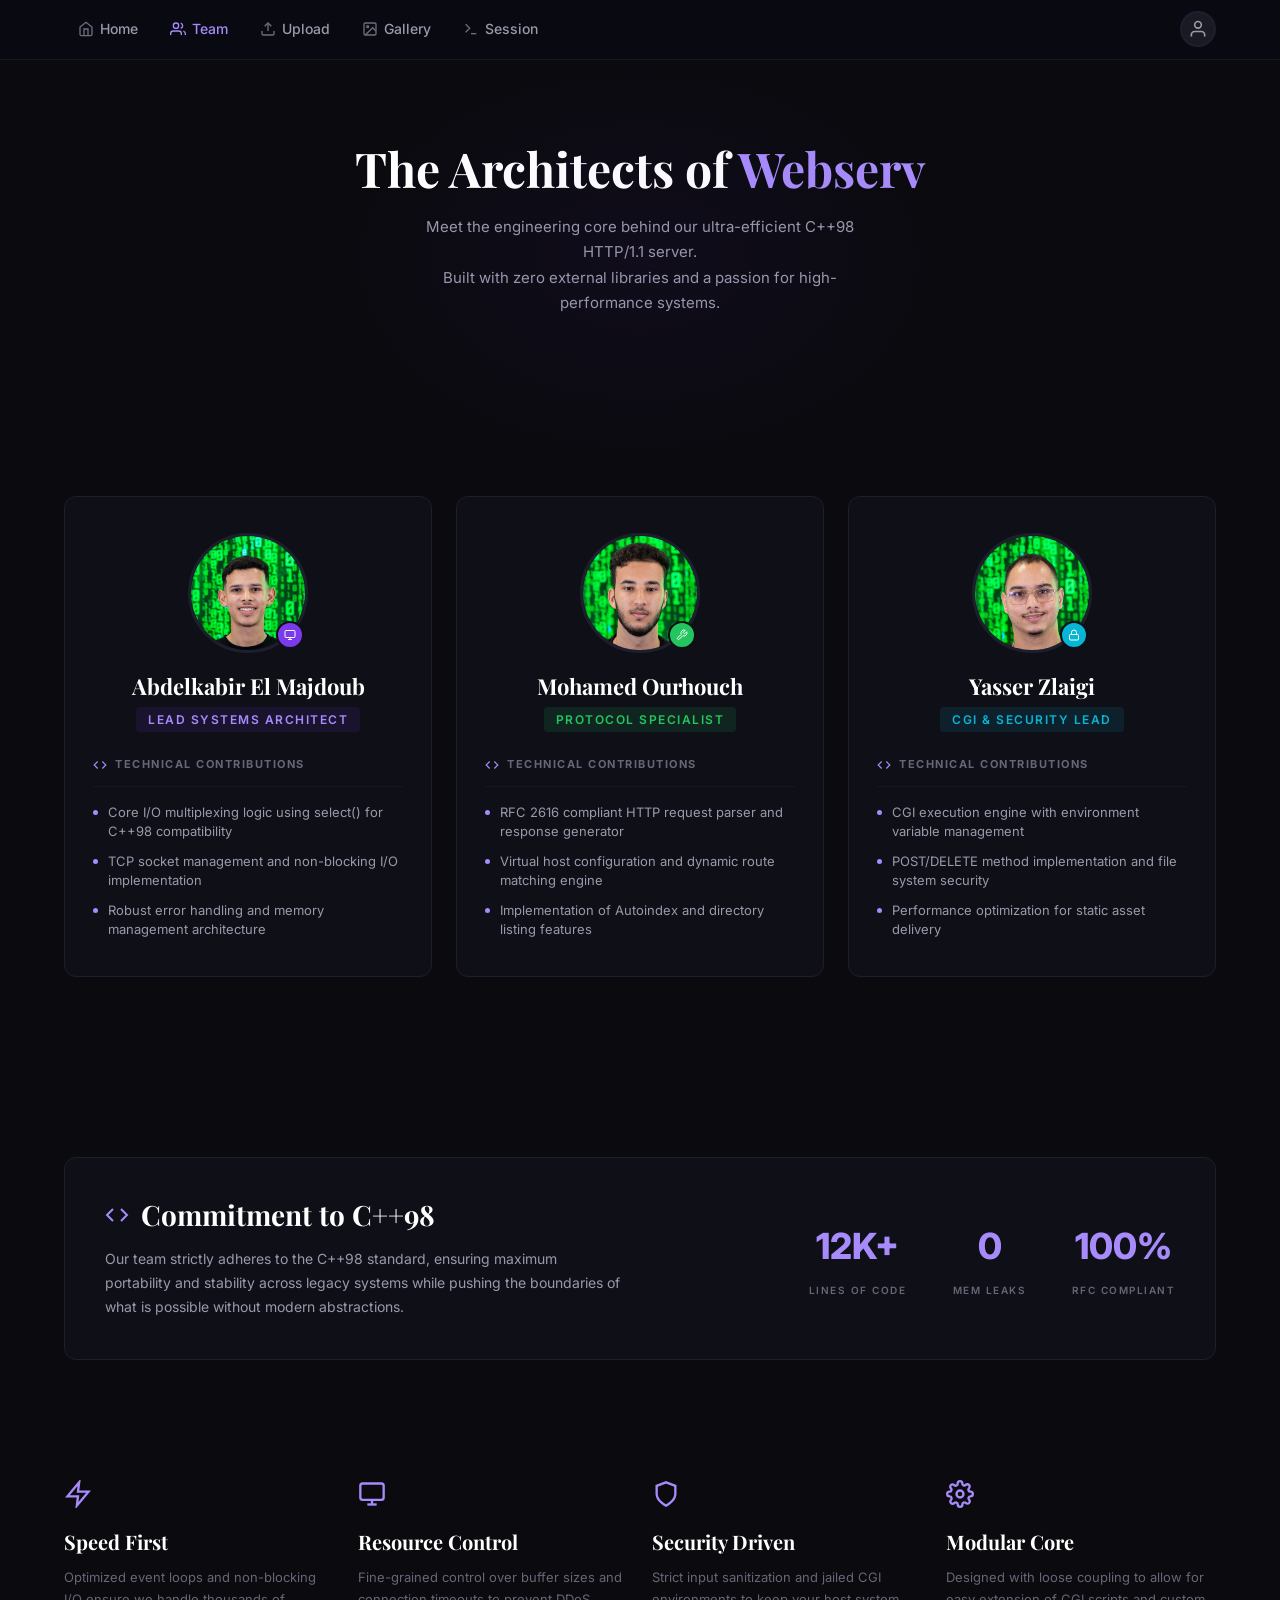
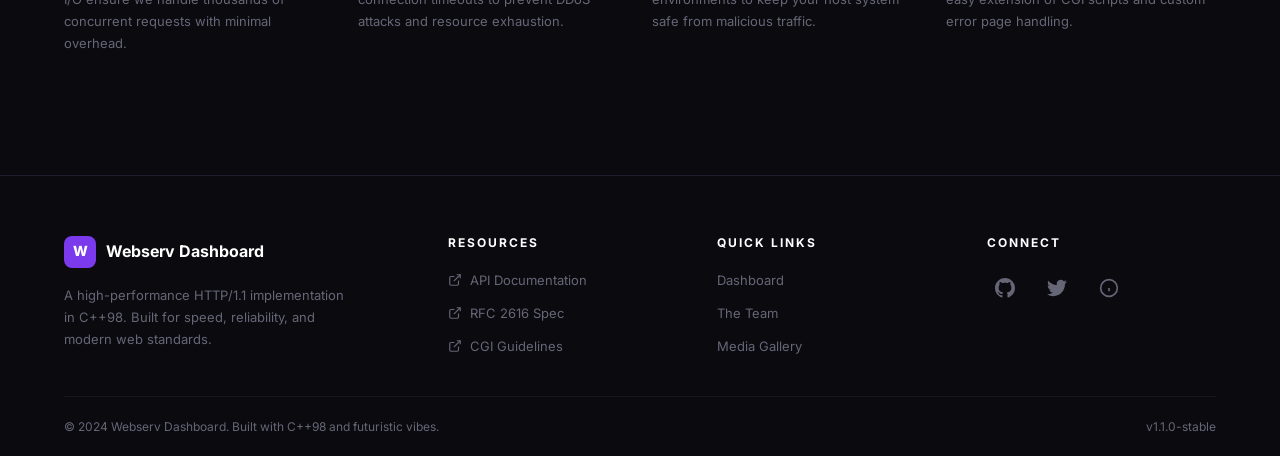
<file: www/team.html>
<!DOCTYPE html>
<html lang="en">
<head>
  <meta charset="UTF-8">
  <meta name="viewport" content="width=device-width, initial-scale=1.0">
  <meta name="description" content="Meet the engineering team behind Webserv — the architects building an ultra-efficient C++98 HTTP/1.1 server.">
  <title>Webserv Dashboard — The Team</title>
  <link rel="stylesheet" href="index.css">
  <link rel="stylesheet" href="team.css">
</head>
<body>
  <!-- ========== NAVBAR ========== -->
  <nav class="navbar" id="navbar">
    <div class="container">
      <div class="nav-links" id="navLinks">
        <a href="index.html" class="nav-link" id="nav-home">
          <svg class="nav-icon" viewBox="0 0 24 24" fill="none" stroke="currentColor" stroke-width="2"><path d="M3 9l9-7 9 7v11a2 2 0 0 1-2 2H5a2 2 0 0 1-2-2z"/><polyline points="9 22 9 12 15 12 15 22"/></svg>
          Home
        </a>
        <a href="team.html" class="nav-link active" id="nav-team">
          <svg class="nav-icon" viewBox="0 0 24 24" fill="none" stroke="currentColor" stroke-width="2"><path d="M17 21v-2a4 4 0 0 0-4-4H5a4 4 0 0 0-4 4v2"/><circle cx="9" cy="7" r="4"/><path d="M23 21v-2a4 4 0 0 0-3-3.87"/><path d="M16 3.13a4 4 0 0 1 0 7.75"/></svg>
          Team
        </a>
        <a href="upload.html" class="nav-link" id="nav-upload">
          <svg class="nav-icon" viewBox="0 0 24 24" fill="none" stroke="currentColor" stroke-width="2"><path d="M21 15v4a2 2 0 0 1-2 2H5a2 2 0 0 1-2-2v-4"/><polyline points="17 8 12 3 7 8"/><line x1="12" y1="3" x2="12" y2="15"/></svg>
          Upload
        </a>
        <a href="gallery.html" class="nav-link" id="nav-gallery">
          <svg class="nav-icon" viewBox="0 0 24 24" fill="none" stroke="currentColor" stroke-width="2"><rect x="3" y="3" width="18" height="18" rx="2" ry="2"/><circle cx="8.5" cy="8.5" r="1.5"/><polyline points="21 15 16 10 5 21"/></svg>
          Gallery
        </a>
        <a href="session.html" class="nav-link" id="nav-session">
          <svg class="nav-icon" viewBox="0 0 24 24" fill="none" stroke="currentColor" stroke-width="2"><polyline points="4 17 10 11 4 5"/><line x1="12" y1="19" x2="20" y2="19"/></svg>
          Session
        </a>
      </div>
      <div class="nav-avatar" id="navAvatar">
        <svg viewBox="0 0 24 24" fill="none" stroke="currentColor" stroke-width="2" width="20" height="20"><path d="M20 21v-2a4 4 0 0 0-4-4H8a4 4 0 0 0-4 4v2"/><circle cx="12" cy="7" r="4"/></svg>
      </div>
      <button class="nav-hamburger" id="navHamburger" aria-label="Toggle navigation menu">
        <span></span><span></span><span></span>
      </button>
    </div>
  </nav>

  <!-- ========== MAIN CONTENT ========== -->
  <main class="page-content">

    <!-- TEAM HERO -->
    <section class="team-hero" id="teamHero">
      <div class="container">
        <h1 class="font-serif">The Architects of <span>Webserv</span></h1>
        <p>Meet the engineering core behind our ultra-efficient C++98 HTTP/1.1 server.<br>Built with zero external libraries and a passion for high-performance systems.</p>
      </div>
    </section>

    <!-- TEAM MEMBERS GRID -->
    <section class="section" id="teamGrid">
      <div class="container">
        <div class="team-grid">
          <!-- Alex Thorne -->
          <article class="team-card" id="card-alex">
            <div class="team-avatar-wrap">
              <div class="team-avatar">
                <img src="assets/ael-majd.jpg" alt="Abdelkabir El Majdoub" loading="lazy">
              </div>
              <div class="team-avatar-badge purple">
                <svg width="12" height="12" viewBox="0 0 24 24" fill="none" stroke="currentColor" stroke-width="2"><rect x="2" y="3" width="20" height="14" rx="2" ry="2"/><line x1="8" y1="21" x2="16" y2="21"/><line x1="12" y1="17" x2="12" y2="21"/></svg>
              </div>
            </div>
            <h3>Abdelkabir El Majdoub</h3>
            <span class="team-role purple">Lead Systems Architect</span>
            <div class="team-contributions">
              <div class="team-contributions-header">
                <svg viewBox="0 0 24 24" fill="none" stroke="currentColor" stroke-width="2"><polyline points="16 18 22 12 16 6"/><polyline points="8 6 2 12 8 18"/></svg>
                Technical Contributions
              </div>
              <ul>
                <li>Core I/O multiplexing logic using select() for C++98 compatibility</li>
                <li>TCP socket management and non-blocking I/O implementation</li>
                <li>Robust error handling and memory management architecture</li>
              </ul>
            </div>
          </article>

          <!-- Elena Vance -->
          <article class="team-card" id="card-elena">
            <div class="team-avatar-wrap">
              <div class="team-avatar">
                <img src="assets/mourhouc.jpg" alt="Mohamed Ourhouch" loading="lazy">
              </div>
              <div class="team-avatar-badge green">
                <svg width="12" height="12" viewBox="0 0 24 24" fill="none" stroke="currentColor" stroke-width="2"><path d="M14.7 6.3a1 1 0 0 0 0 1.4l1.6 1.6a1 1 0 0 0 1.4 0l3.77-3.77a6 6 0 0 1-7.94 7.94l-6.91 6.91a2.12 2.12 0 0 1-3-3l6.91-6.91a6 6 0 0 1 7.94-7.94l-3.76 3.76z"/></svg>
              </div>
            </div>
            <h3>Mohamed Ourhouch</h3>
            <span class="team-role green">Protocol Specialist</span>
            <div class="team-contributions">
              <div class="team-contributions-header">
                <svg viewBox="0 0 24 24" fill="none" stroke="currentColor" stroke-width="2"><polyline points="16 18 22 12 16 6"/><polyline points="8 6 2 12 8 18"/></svg>
                Technical Contributions
              </div>
              <ul>
                <li>RFC 2616 compliant HTTP request parser and response generator</li>
                <li>Virtual host configuration and dynamic route matching engine</li>
                <li>Implementation of Autoindex and directory listing features</li>
              </ul>
            </div>
          </article>

          <!-- Marcus Kross -->
          <article class="team-card" id="card-marcus">
            <div class="team-avatar-wrap">
              <div class="team-avatar">
                <img src="assets/yazlaigi.jpg" alt="Yasser Zlaigi" loading="lazy">
              </div>
              <div class="team-avatar-badge cyan">
                <svg width="12" height="12" viewBox="0 0 24 24" fill="none" stroke="currentColor" stroke-width="2"><rect x="3" y="11" width="18" height="11" rx="2" ry="2"/><path d="M7 11V7a5 5 0 0 1 10 0v4"/></svg>
              </div>
            </div>
            <h3>Yasser Zlaigi</h3>
            <span class="team-role cyan">CGI & Security Lead</span>
            <div class="team-contributions">
              <div class="team-contributions-header">
                <svg viewBox="0 0 24 24" fill="none" stroke="currentColor" stroke-width="2"><polyline points="16 18 22 12 16 6"/><polyline points="8 6 2 12 8 18"/></svg>
                Technical Contributions
              </div>
              <ul>
                <li>CGI execution engine with environment variable management</li>
                <li>POST/DELETE method implementation and file system security</li>
                <li>Performance optimization for static asset delivery</li>
              </ul>
            </div>
          </article>
        </div>
      </div>
    </section>

    <!-- COMMITMENT SECTION -->
    <section class="commitment" id="commitment">
      <div class="container">
        <div class="commitment-card">
          <div class="commitment-content">
            <div class="commitment-icon">
              <svg viewBox="0 0 24 24" fill="none" stroke="currentColor" stroke-width="2"><polyline points="16 18 22 12 16 6"/><polyline points="8 6 2 12 8 18"/></svg>
              <h2 class="font-serif">Commitment to C++98</h2>
            </div>
            <p>Our team strictly adheres to the C++98 standard, ensuring maximum portability and stability across legacy systems while pushing the boundaries of what is possible without modern abstractions.</p>
          </div>
          <div class="commitment-stats">
            <div class="commitment-stat">
              <span class="commitment-stat-value">12K+</span>
              <span class="commitment-stat-label">Lines of Code</span>
            </div>
            <div class="commitment-stat">
              <span class="commitment-stat-value">0</span>
              <span class="commitment-stat-label">Mem Leaks</span>
            </div>
            <div class="commitment-stat">
              <span class="commitment-stat-value">100%</span>
              <span class="commitment-stat-label">RFC Compliant</span>
            </div>
          </div>
        </div>
      </div>
    </section>

    <!-- VALUES GRID -->
    <section class="values" id="values">
      <div class="container">
        <div class="values-grid">
          <div class="value-card">
            <div class="value-icon">
              <svg viewBox="0 0 24 24" fill="none" stroke="currentColor" stroke-width="2"><polygon points="13 2 3 14 12 14 11 22 21 10 12 10 13 2"/></svg>
            </div>
            <h3>Speed First</h3>
            <p>Optimized event loops and non-blocking I/O ensure we handle thousands of concurrent requests with minimal overhead.</p>
          </div>
          <div class="value-card">
            <div class="value-icon">
              <svg viewBox="0 0 24 24" fill="none" stroke="currentColor" stroke-width="2"><rect x="2" y="3" width="20" height="14" rx="2" ry="2"/><line x1="8" y1="21" x2="16" y2="21"/><line x1="12" y1="17" x2="12" y2="21"/></svg>
            </div>
            <h3>Resource Control</h3>
            <p>Fine-grained control over buffer sizes and connection timeouts to prevent DDoS attacks and resource exhaustion.</p>
          </div>
          <div class="value-card">
            <div class="value-icon">
              <svg viewBox="0 0 24 24" fill="none" stroke="currentColor" stroke-width="2"><path d="M12 22s8-4 8-10V5l-8-3-8 3v7c0 6 8 10 8 10z"/></svg>
            </div>
            <h3>Security Driven</h3>
            <p>Strict input sanitization and jailed CGI environments to keep your host system safe from malicious traffic.</p>
          </div>
          <div class="value-card">
            <div class="value-icon">
              <svg viewBox="0 0 24 24" fill="none" stroke="currentColor" stroke-width="2"><circle cx="12" cy="12" r="3"/><path d="M19.4 15a1.65 1.65 0 0 0 .33 1.82l.06.06a2 2 0 0 1 0 2.83 2 2 0 0 1-2.83 0l-.06-.06a1.65 1.65 0 0 0-1.82-.33 1.65 1.65 0 0 0-1 1.51V21a2 2 0 0 1-2 2 2 2 0 0 1-2-2v-.09A1.65 1.65 0 0 0 9 19.4a1.65 1.65 0 0 0-1.82.33l-.06.06a2 2 0 0 1-2.83 0 2 2 0 0 1 0-2.83l.06-.06A1.65 1.65 0 0 0 4.68 15a1.65 1.65 0 0 0-1.51-1H3a2 2 0 0 1-2-2 2 2 0 0 1 2-2h.09A1.65 1.65 0 0 0 4.6 9a1.65 1.65 0 0 0-.33-1.82l-.06-.06a2 2 0 0 1 0-2.83 2 2 0 0 1 2.83 0l.06.06A1.65 1.65 0 0 0 9 4.68a1.65 1.65 0 0 0 1-1.51V3a2 2 0 0 1 2-2 2 2 0 0 1 2 2v.09a1.65 1.65 0 0 0 1 1.51 1.65 1.65 0 0 0 1.82-.33l.06-.06a2 2 0 0 1 2.83 0 2 2 0 0 1 0 2.83l-.06.06a1.65 1.65 0 0 0-.33 1.82V9a1.65 1.65 0 0 0 1.51 1H21a2 2 0 0 1 2 2 2 2 0 0 1-2 2h-.09a1.65 1.65 0 0 0-1.51 1z"/></svg>
            </div>
            <h3>Modular Core</h3>
            <p>Designed with loose coupling to allow for easy extension of CGI scripts and custom error page handling.</p>
          </div>
        </div>
      </div>
    </section>

  </main>

  <!-- ========== FOOTER ========== -->
  <footer class="footer" id="footer">
    <div class="container">
      <div class="footer-grid">
        <div class="footer-brand">
          <a href="index.html" class="footer-logo">
            <div class="footer-logo-icon">W</div>
            <span class="footer-logo-text">Webserv Dashboard</span>
          </a>
          <p class="footer-desc">A high-performance HTTP/1.1 implementation in C++98. Built for speed, reliability, and modern web standards.</p>
        </div>
        <div class="footer-column">
          <h4>Resources</h4>
          <ul>
            <li><a href="#"><svg width="14" height="14" viewBox="0 0 24 24" fill="none" stroke="currentColor" stroke-width="2"><path d="M18 13v6a2 2 0 0 1-2 2H5a2 2 0 0 1-2-2V8a2 2 0 0 1 2-2h6"/><polyline points="15 3 21 3 21 9"/><line x1="10" y1="14" x2="21" y2="3"/></svg> API Documentation</a></li>
            <li><a href="#"><svg width="14" height="14" viewBox="0 0 24 24" fill="none" stroke="currentColor" stroke-width="2"><path d="M18 13v6a2 2 0 0 1-2 2H5a2 2 0 0 1-2-2V8a2 2 0 0 1 2-2h6"/><polyline points="15 3 21 3 21 9"/><line x1="10" y1="14" x2="21" y2="3"/></svg> RFC 2616 Spec</a></li>
            <li><a href="#"><svg width="14" height="14" viewBox="0 0 24 24" fill="none" stroke="currentColor" stroke-width="2"><path d="M18 13v6a2 2 0 0 1-2 2H5a2 2 0 0 1-2-2V8a2 2 0 0 1 2-2h6"/><polyline points="15 3 21 3 21 9"/><line x1="10" y1="14" x2="21" y2="3"/></svg> CGI Guidelines</a></li>
          </ul>
        </div>
        <div class="footer-column">
          <h4>Quick Links</h4>
          <ul>
            <li><a href="index.html">Dashboard</a></li>
            <li><a href="team.html">The Team</a></li>
            <li><a href="gallery.html">Media Gallery</a></li>
          </ul>
        </div>
        <div class="footer-column">
          <h4>Connect</h4>
          <div class="footer-social">
            <a href="#" aria-label="GitHub"><svg viewBox="0 0 24 24" fill="currentColor"><path d="M12 0c-6.626 0-12 5.373-12 12 0 5.302 3.438 9.8 8.207 11.387.599.111.793-.261.793-.577v-2.234c-3.338.726-4.033-1.416-4.033-1.416-.546-1.387-1.333-1.756-1.333-1.756-1.089-.745.083-.729.083-.729 1.205.084 1.839 1.237 1.839 1.237 1.07 1.834 2.807 1.304 3.492.997.107-.775.418-1.305.762-1.604-2.665-.305-5.467-1.334-5.467-5.931 0-1.311.469-2.381 1.236-3.221-.124-.303-.535-1.524.117-3.176 0 0 1.008-.322 3.301 1.23.957-.266 1.983-.399 3.003-.404 1.02.005 2.047.138 3.006.404 2.291-1.552 3.297-1.23 3.297-1.23.653 1.653.242 2.874.118 3.176.77.84 1.235 1.911 1.235 3.221 0 4.609-2.807 5.624-5.479 5.921.43.372.823 1.102.823 2.222v3.293c0 .319.192.694.801.576 4.765-1.589 8.199-6.086 8.199-11.386 0-6.627-5.373-12-12-12z"/></svg></a>
            <a href="#" aria-label="Twitter"><svg viewBox="0 0 24 24" fill="currentColor"><path d="M23.953 4.57a10 10 0 01-2.825.775 4.958 4.958 0 002.163-2.723c-.951.555-2.005.959-3.127 1.184a4.92 4.92 0 00-8.384 4.482C7.69 8.095 4.067 6.13 1.64 3.162a4.822 4.822 0 00-.666 2.475c0 1.71.87 3.213 2.188 4.096a4.904 4.904 0 01-2.228-.616v.06a4.923 4.923 0 003.946 4.827 4.996 4.996 0 01-2.212.085 4.936 4.936 0 004.604 3.417 9.867 9.867 0 01-6.102 2.105c-.39 0-.779-.023-1.17-.067a13.995 13.995 0 007.557 2.209c9.053 0 13.998-7.496 13.998-13.985 0-.21 0-.42-.015-.63A9.935 9.935 0 0024 4.59z"/></svg></a>
            <a href="#" aria-label="Info"><svg viewBox="0 0 24 24" fill="none" stroke="currentColor" stroke-width="2"><circle cx="12" cy="12" r="10"/><line x1="12" y1="16" x2="12" y2="12"/><line x1="12" y1="8" x2="12.01" y2="8"/></svg></a>
          </div>
        </div>
      </div>
      <div class="footer-bottom">
        <span>© 2024 Webserv Dashboard. Built with C++98 and futuristic vibes.</span>
        <span>v1.1.0-stable</span>
      </div>
    </div>
  </footer>

  <script src="main.js"></script>
</body>
</html>
</file>
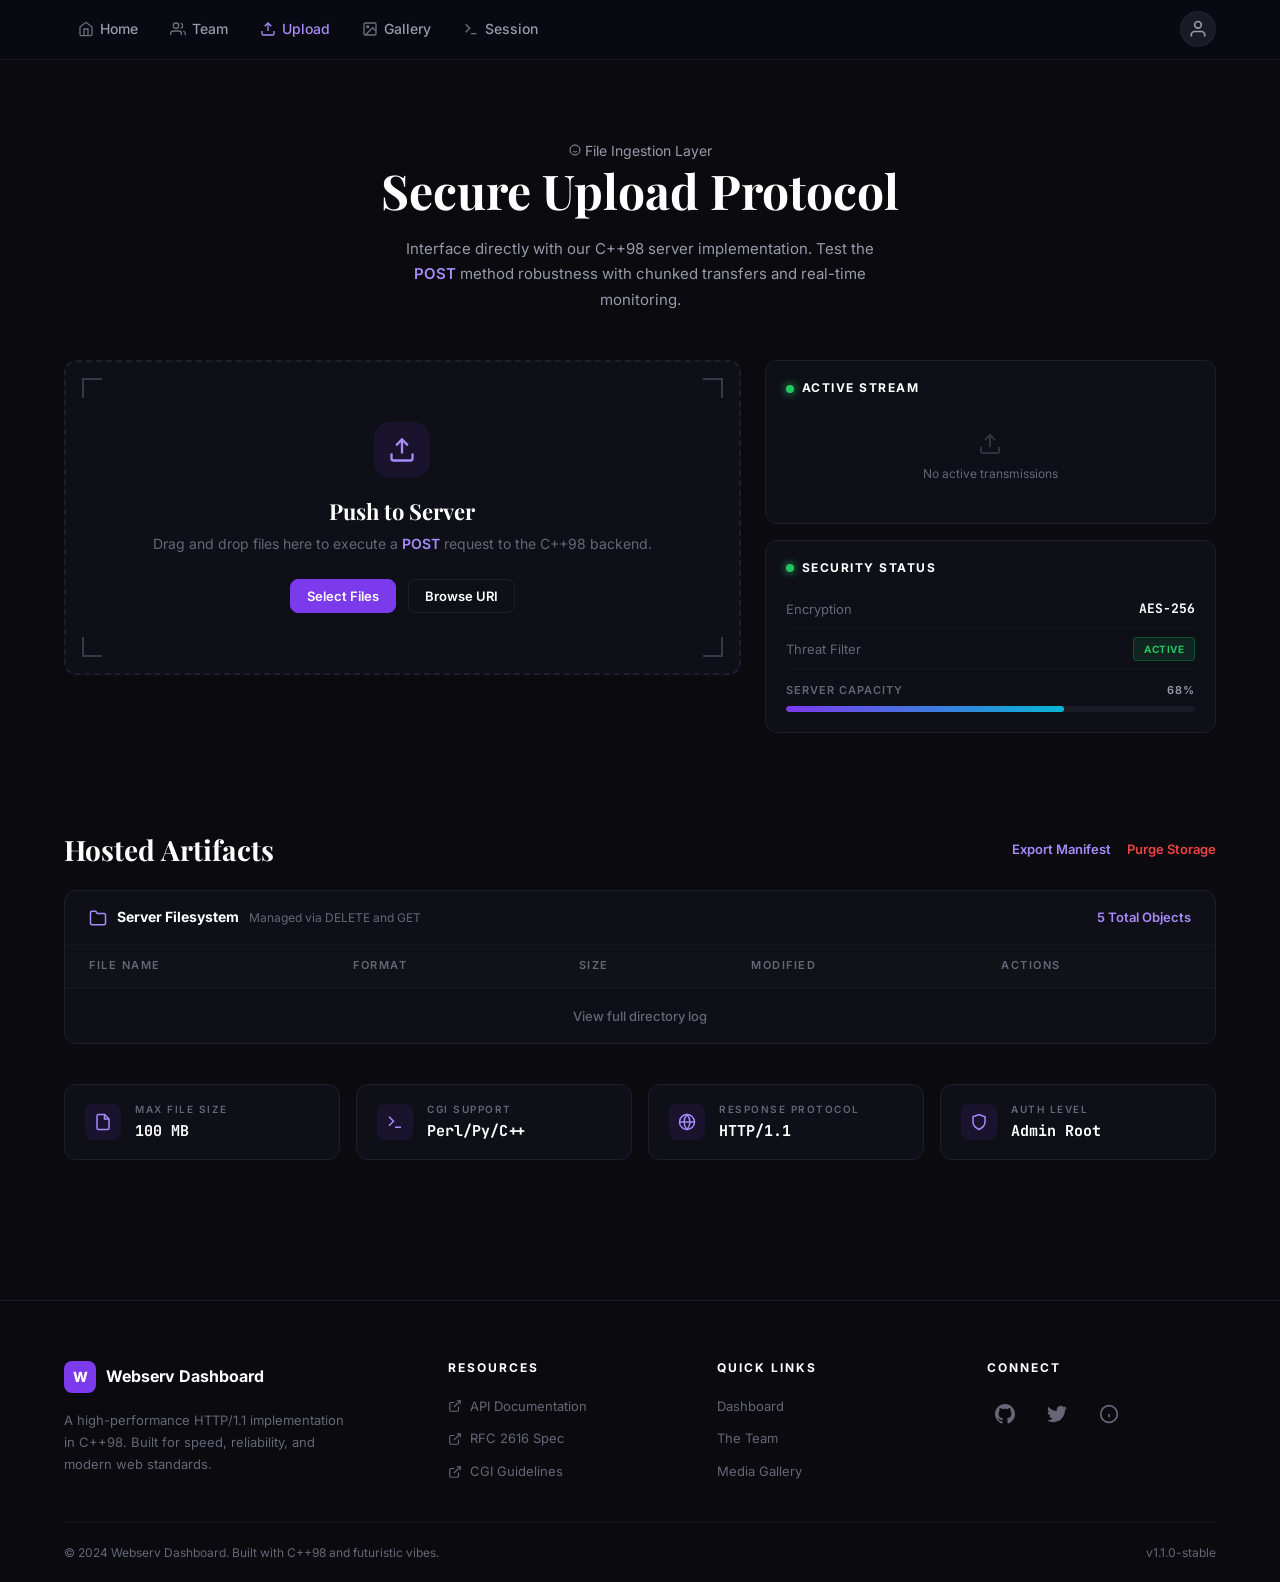
<file: www/upload.html>
<!DOCTYPE html>
<html lang="en">
<head>
  <meta charset="UTF-8">
  <meta name="viewport" content="width=device-width, initial-scale=1.0">
  <meta name="description" content="Secure Upload Protocol — Interface directly with the C++98 server implementation. Test POST method robustness with chunked transfers.">
  <title>Webserv Dashboard — Upload</title>
  <link rel="stylesheet" href="index.css">
  <link rel="stylesheet" href="upload.css">
</head>
<body>
  <!-- ========== NAVBAR ========== -->
  <nav class="navbar" id="navbar">
    <div class="container">
      <div class="nav-links" id="navLinks">
        <a href="index.html" class="nav-link" id="nav-home">
          <svg class="nav-icon" viewBox="0 0 24 24" fill="none" stroke="currentColor" stroke-width="2"><path d="M3 9l9-7 9 7v11a2 2 0 0 1-2 2H5a2 2 0 0 1-2-2z"/><polyline points="9 22 9 12 15 12 15 22"/></svg>
          Home
        </a>
        <a href="team.html" class="nav-link" id="nav-team">
          <svg class="nav-icon" viewBox="0 0 24 24" fill="none" stroke="currentColor" stroke-width="2"><path d="M17 21v-2a4 4 0 0 0-4-4H5a4 4 0 0 0-4 4v2"/><circle cx="9" cy="7" r="4"/><path d="M23 21v-2a4 4 0 0 0-3-3.87"/><path d="M16 3.13a4 4 0 0 1 0 7.75"/></svg>
          Team
        </a>
        <a href="upload.html" class="nav-link active" id="nav-upload">
          <svg class="nav-icon" viewBox="0 0 24 24" fill="none" stroke="currentColor" stroke-width="2"><path d="M21 15v4a2 2 0 0 1-2 2H5a2 2 0 0 1-2-2v-4"/><polyline points="17 8 12 3 7 8"/><line x1="12" y1="3" x2="12" y2="15"/></svg>
          Upload
        </a>
        <a href="gallery.html" class="nav-link" id="nav-gallery">
          <svg class="nav-icon" viewBox="0 0 24 24" fill="none" stroke="currentColor" stroke-width="2"><rect x="3" y="3" width="18" height="18" rx="2" ry="2"/><circle cx="8.5" cy="8.5" r="1.5"/><polyline points="21 15 16 10 5 21"/></svg>
          Gallery
        </a>
        <a href="session.html" class="nav-link" id="nav-session">
          <svg class="nav-icon" viewBox="0 0 24 24" fill="none" stroke="currentColor" stroke-width="2"><polyline points="4 17 10 11 4 5"/><line x1="12" y1="19" x2="20" y2="19"/></svg>
          Session
        </a>
      </div>
      <div class="nav-avatar" id="navAvatar">
        <svg viewBox="0 0 24 24" fill="none" stroke="currentColor" stroke-width="2" width="20" height="20"><path d="M20 21v-2a4 4 0 0 0-4-4H8a4 4 0 0 0-4 4v2"/><circle cx="12" cy="7" r="4"/></svg>
      </div>
      <button class="nav-hamburger" id="navHamburger" aria-label="Toggle navigation menu">
        <span></span><span></span><span></span>
      </button>
    </div>
  </nav>

  <!-- ========== MAIN CONTENT ========== -->
  <main class="page-content">

    <!-- UPLOAD HERO -->
    <section class="upload-hero" id="uploadHero">
      <div class="container">
        <span class="hero-badge">
          <svg width="12" height="12" viewBox="0 0 24 24" fill="none" stroke="currentColor" stroke-width="2"><circle cx="12" cy="12" r="10"/><path d="M8 14s1.5 2 4 2 4-2 4-2"/><line x1="9" y1="9" x2="9.01" y2="9"/><line x1="15" y1="9" x2="15.01" y2="9"/></svg>
          File Ingestion Layer
        </span>
        <h1 class="font-serif">Secure Upload Protocol</h1>
        <p>Interface directly with our C++98 server implementation. Test the <strong>POST</strong> method robustness with chunked transfers and real-time monitoring.</p>
      </div>
    </section>

    <!-- UPLOAD AREA -->
    <section class="upload-section" id="uploadSection">
      <div class="container">
        <div class="upload-grid">
          <!-- Drop Zone -->
          <div class="upload-dropzone" id="uploadDropzone">
            <span class="corner corner-tl"></span>
            <span class="corner corner-tr"></span>
            <span class="corner corner-bl"></span>
            <span class="corner corner-br"></span>
            <div class="upload-dropzone-icon">
              <svg viewBox="0 0 24 24" fill="none" stroke="currentColor" stroke-width="2"><path d="M21 15v4a2 2 0 0 1-2 2H5a2 2 0 0 1-2-2v-4"/><polyline points="17 8 12 3 7 8"/><line x1="12" y1="3" x2="12" y2="15"/></svg>
            </div>
            <h3 class="font-serif">Push to Server</h3>
            <p>Drag and drop files here to execute a <strong>POST</strong> request to the C++98 backend.</p>
            <div class="upload-dropzone-actions">
              <button class="btn btn-primary btn-sm" id="btnSelectFiles">Select Files</button>
              <button class="btn btn-ghost btn-sm" id="btnBrowseUri">Browse URI</button>
            </div>
            <input type="file" id="fileInput" multiple style="display:none;">
          </div>

          <!-- Sidebar -->
          <div class="upload-sidebar">
            <!-- Active Stream -->
            <div class="stream-card">
              <div class="stream-card-header">
                <span class="status-dot green"></span>
                <h4>Active Stream</h4>
              </div>
              <div class="stream-placeholder">
                <svg viewBox="0 0 24 24" fill="none" stroke="currentColor" stroke-width="2"><path d="M21 15v4a2 2 0 0 1-2 2H5a2 2 0 0 1-2-2v-4"/><polyline points="17 8 12 3 7 8"/><line x1="12" y1="3" x2="12" y2="15"/></svg>
                <span>No active transmissions</span>
              </div>
            </div>

            <!-- Security Status -->
            <div class="security-card">
              <div class="security-card-header">
                <span class="status-dot green"></span>
                <h4>Security Status</h4>
              </div>
              <div class="security-row">
                <span class="security-label">Encryption</span>
                <span class="security-value">AES-256</span>
              </div>
              <div class="security-row">
                <span class="security-label">Threat Filter</span>
                <span class="security-badge active">ACTIVE</span>
              </div>
              <div class="capacity-bar-wrap">
                <div class="capacity-bar-header">
                  <span class="capacity-bar-label">Server Capacity</span>
                  <span class="capacity-bar-label" style="color: var(--text-secondary);">68%</span>
                </div>
                <div class="capacity-bar">
                  <div class="capacity-bar-fill" style="width: 68%;"></div>
                </div>
              </div>
            </div>
          </div>
        </div>
      </div>
    </section>

    <!-- HOSTED ARTIFACTS -->
    <section class="artifacts-section" id="artifactsSection">
      <div class="container">
        <div class="artifacts-header">
          <h2 class="font-serif">Hosted Artifacts</h2>
          <div class="artifacts-header-actions">
            <a href="#">Export Manifest</a>
            <a href="#" class="danger">Purge Storage</a>
          </div>
        </div>

        <div class="file-table-wrap">
          <div class="file-table-header">
            <div class="file-table-title">
              <svg viewBox="0 0 24 24" fill="none" stroke="currentColor" stroke-width="2"><path d="M22 19a2 2 0 0 1-2 2H4a2 2 0 0 1-2-2V5a2 2 0 0 1 2-2h5l2 3h9a2 2 0 0 1 2 2z"/></svg>
              <h4>Server Filesystem</h4>
              <span>Managed via DELETE and GET</span>
            </div>
            <span class="file-count">5 Total Objects</span>
          </div>

          <table class="file-table" id="fileTable">
            <thead>
              <tr>
                <th>File Name</th>
                <th>Format</th>
                <th>Size</th>
                <th>Modified</th>
                <th>Actions</th>
              </tr>
            </thead>
            <tbody>
            </tbody>
          </table>

          <div class="file-table-footer">
            <a href="#">View full directory log</a>
          </div>
        </div>

        <!-- Server Info Cards -->
        <div class="server-info-grid">
          <div class="server-info-card">
            <div class="server-info-icon">
              <svg viewBox="0 0 24 24" fill="none" stroke="currentColor" stroke-width="2"><path d="M14 2H6a2 2 0 0 0-2 2v16a2 2 0 0 0 2 2h12a2 2 0 0 0 2-2V8z"/><polyline points="14 2 14 8 20 8"/></svg>
            </div>
            <div class="server-info-text">
              <span class="server-info-label">Max File Size</span>
              <span class="server-info-value">100 MB</span>
            </div>
          </div>
          <div class="server-info-card">
            <div class="server-info-icon">
              <svg viewBox="0 0 24 24" fill="none" stroke="currentColor" stroke-width="2"><polyline points="4 17 10 11 4 5"/><line x1="12" y1="19" x2="20" y2="19"/></svg>
            </div>
            <div class="server-info-text">
              <span class="server-info-label">CGI Support</span>
              <span class="server-info-value">Perl/Py/C++</span>
            </div>
          </div>
          <div class="server-info-card">
            <div class="server-info-icon">
              <svg viewBox="0 0 24 24" fill="none" stroke="currentColor" stroke-width="2"><circle cx="12" cy="12" r="10"/><line x1="2" y1="12" x2="22" y2="12"/><path d="M12 2a15.3 15.3 0 0 1 4 10 15.3 15.3 0 0 1-4 10 15.3 15.3 0 0 1-4-10 15.3 15.3 0 0 1 4-10z"/></svg>
            </div>
            <div class="server-info-text">
              <span class="server-info-label">Response Protocol</span>
              <span class="server-info-value">HTTP/1.1</span>
            </div>
          </div>
          <div class="server-info-card">
            <div class="server-info-icon">
              <svg viewBox="0 0 24 24" fill="none" stroke="currentColor" stroke-width="2"><path d="M12 22s8-4 8-10V5l-8-3-8 3v7c0 6 8 10 8 10z"/></svg>
            </div>
            <div class="server-info-text">
              <span class="server-info-label">Auth Level</span>
              <span class="server-info-value">Admin Root</span>
            </div>
          </div>
        </div>
      </div>
    </section>

  </main>

  <!-- ========== FOOTER ========== -->
  <footer class="footer" id="footer">
    <div class="container">
      <div class="footer-grid">
        <div class="footer-brand">
          <a href="index.html" class="footer-logo">
            <div class="footer-logo-icon">W</div>
            <span class="footer-logo-text">Webserv Dashboard</span>
          </a>
          <p class="footer-desc">A high-performance HTTP/1.1 implementation in C++98. Built for speed, reliability, and modern web standards.</p>
        </div>
        <div class="footer-column">
          <h4>Resources</h4>
          <ul>
            <li><a href="#"><svg width="14" height="14" viewBox="0 0 24 24" fill="none" stroke="currentColor" stroke-width="2"><path d="M18 13v6a2 2 0 0 1-2 2H5a2 2 0 0 1-2-2V8a2 2 0 0 1 2-2h6"/><polyline points="15 3 21 3 21 9"/><line x1="10" y1="14" x2="21" y2="3"/></svg> API Documentation</a></li>
            <li><a href="#"><svg width="14" height="14" viewBox="0 0 24 24" fill="none" stroke="currentColor" stroke-width="2"><path d="M18 13v6a2 2 0 0 1-2 2H5a2 2 0 0 1-2-2V8a2 2 0 0 1 2-2h6"/><polyline points="15 3 21 3 21 9"/><line x1="10" y1="14" x2="21" y2="3"/></svg> RFC 2616 Spec</a></li>
            <li><a href="#"><svg width="14" height="14" viewBox="0 0 24 24" fill="none" stroke="currentColor" stroke-width="2"><path d="M18 13v6a2 2 0 0 1-2 2H5a2 2 0 0 1-2-2V8a2 2 0 0 1 2-2h6"/><polyline points="15 3 21 3 21 9"/><line x1="10" y1="14" x2="21" y2="3"/></svg> CGI Guidelines</a></li>
          </ul>
        </div>
        <div class="footer-column">
          <h4>Quick Links</h4>
          <ul>
            <li><a href="index.html">Dashboard</a></li>
            <li><a href="team.html">The Team</a></li>
            <li><a href="gallery.html">Media Gallery</a></li>
          </ul>
        </div>
        <div class="footer-column">
          <h4>Connect</h4>
          <div class="footer-social">
            <a href="#" aria-label="GitHub"><svg viewBox="0 0 24 24" fill="currentColor"><path d="M12 0c-6.626 0-12 5.373-12 12 0 5.302 3.438 9.8 8.207 11.387.599.111.793-.261.793-.577v-2.234c-3.338.726-4.033-1.416-4.033-1.416-.546-1.387-1.333-1.756-1.333-1.756-1.089-.745.083-.729.083-.729 1.205.084 1.839 1.237 1.839 1.237 1.07 1.834 2.807 1.304 3.492.997.107-.775.418-1.305.762-1.604-2.665-.305-5.467-1.334-5.467-5.931 0-1.311.469-2.381 1.236-3.221-.124-.303-.535-1.524.117-3.176 0 0 1.008-.322 3.301 1.23.957-.266 1.983-.399 3.003-.404 1.02.005 2.047.138 3.006.404 2.291-1.552 3.297-1.23 3.297-1.23.653 1.653.242 2.874.118 3.176.77.84 1.235 1.911 1.235 3.221 0 4.609-2.807 5.624-5.479 5.921.43.372.823 1.102.823 2.222v3.293c0 .319.192.694.801.576 4.765-1.589 8.199-6.086 8.199-11.386 0-6.627-5.373-12-12-12z"/></svg></a>
            <a href="#" aria-label="Twitter"><svg viewBox="0 0 24 24" fill="currentColor"><path d="M23.953 4.57a10 10 0 01-2.825.775 4.958 4.958 0 002.163-2.723c-.951.555-2.005.959-3.127 1.184a4.92 4.92 0 00-8.384 4.482C7.69 8.095 4.067 6.13 1.64 3.162a4.822 4.822 0 00-.666 2.475c0 1.71.87 3.213 2.188 4.096a4.904 4.904 0 01-2.228-.616v.06a4.923 4.923 0 003.946 4.827 4.996 4.996 0 01-2.212.085 4.936 4.936 0 004.604 3.417 9.867 9.867 0 01-6.102 2.105c-.39 0-.779-.023-1.17-.067a13.995 13.995 0 007.557 2.209c9.053 0 13.998-7.496 13.998-13.985 0-.21 0-.42-.015-.63A9.935 9.935 0 0024 4.59z"/></svg></a>
            <a href="#" aria-label="Info"><svg viewBox="0 0 24 24" fill="none" stroke="currentColor" stroke-width="2"><circle cx="12" cy="12" r="10"/><line x1="12" y1="16" x2="12" y2="12"/><line x1="12" y1="8" x2="12.01" y2="8"/></svg></a>
          </div>
        </div>
      </div>
      <div class="footer-bottom">
        <span>© 2024 Webserv Dashboard. Built with C++98 and futuristic vibes.</span>
        <span>v1.1.0-stable</span>
      </div>
    </div>
  </footer>

  <script src="main.js"></script>
</body>
</html>
</file>
<file: www/index.css>
/* ============================================
   WEBSERV DASHBOARD — Design System & Globals
   ============================================ */

/* ---------- Google Fonts ---------- */
@import url('https://fonts.googleapis.com/css2?family=Inter:wght@400;500;600;700;800;900&family=Playfair+Display:wght@700;800;900&family=JetBrains+Mono:wght@400;500;600;700&display=swap');

/* ---------- CSS Custom Properties ---------- */
:root {
  /* Backgrounds */
  --bg-primary: #0a0a0f;
  --bg-secondary: #111118;
  --bg-tertiary: #1a1a24;
  --bg-navbar: rgba(10, 10, 18, 0.85);
  --bg-card: #0f0f18;
  --bg-card-hover: #141420;
  --bg-input: #12121c;

  /* Borders */
  --border-default: #1e1e2e;
  --border-subtle: #16161f;
  --border-accent: #6c2bd9;
  --border-hover: #2a2a3e;

  /* Text */
  --text-primary: #ffffff;
  --text-secondary: #9999aa;
  --text-muted: #666677;
  --text-label: #555566;

  /* Accents */
  --accent-purple: #7c3aed;
  --accent-purple-dark: #6d28d9;
  --accent-purple-light: #a78bfa;
  --accent-purple-bg: rgba(124, 58, 237, 0.1);
  --accent-purple-bg-strong: rgba(124, 58, 237, 0.15);
  --accent-green: #22c55e;
  --accent-green-bg: rgba(34, 197, 94, 0.12);
  --accent-red: #ef4444;
  --accent-red-bg: rgba(239, 68, 68, 0.1);
  --accent-cyan: #06b6d4;
  --accent-cyan-bg: rgba(6, 182, 212, 0.1);
  --accent-orange: #f59e0b;
  --accent-orange-bg: rgba(245, 158, 11, 0.1);
  --accent-blue: #3b82f6;
  --accent-blue-bg: rgba(59, 130, 246, 0.1);
  --accent-yellow: #eab308;
  --accent-yellow-bg: rgba(234, 179, 8, 0.1);

  /* Spacing */
  --section-padding: 80px;
  --container-width: 1200px;
  --card-padding: 24px;
  --card-radius: 12px;
  --btn-radius: 8px;
  --badge-radius: 6px;
  --navbar-height: 60px;

  /* Shadows */
  --shadow-card: 0 4px 24px rgba(0, 0, 0, 0.3);
  --shadow-card-hover: 0 8px 32px rgba(0, 0, 0, 0.4);
  --shadow-purple: 0 0 20px rgba(124, 58, 237, 0.15);

  /* Transitions */
  --transition-fast: 0.15s ease;
  --transition-default: 0.25s ease;
  --transition-slow: 0.4s ease;
}

/* ---------- Reset & Base ---------- */
*,
*::before,
*::after {
  margin: 0;
  padding: 0;
  box-sizing: border-box;
}

html {
  scroll-behavior: smooth;
  -webkit-font-smoothing: antialiased;
  -moz-osx-font-smoothing: grayscale;
}

body {
  font-family: 'Inter', -apple-system, BlinkMacSystemFont, 'Segoe UI', sans-serif;
  background-color: var(--bg-primary);
  color: var(--text-secondary);
  font-size: 14px;
  line-height: 1.6;
  min-height: 100vh;
  overflow-x: hidden;
}

a {
  color: var(--accent-purple-light);
  text-decoration: none;
  transition: color var(--transition-fast);
}

a:hover {
  color: var(--accent-purple);
}

img {
  max-width: 100%;
  display: block;
}

ul, ol {
  list-style: none;
}

button {
  font-family: inherit;
  cursor: pointer;
  border: none;
  outline: none;
}

input, textarea, select {
  font-family: inherit;
  outline: none;
}

/* ---------- Typography ---------- */
h1, h2, h3, h4, h5, h6 {
  color: var(--text-primary);
  line-height: 1.2;
}

.font-serif {
  font-family: 'Playfair Display', Georgia, serif;
}

.font-mono {
  font-family: 'JetBrains Mono', 'Fira Code', monospace;
}

.text-label {
  font-size: 11px;
  font-weight: 600;
  text-transform: uppercase;
  letter-spacing: 1.5px;
  color: var(--text-muted);
}

.text-accent {
  color: var(--accent-purple-light);
}

.text-green {
  color: var(--accent-green);
}

.text-red {
  color: var(--accent-red);
}

/* ---------- Layout ---------- */
.container {
  max-width: var(--container-width);
  margin: 0 auto;
  padding: 0 24px;
}

.section {
  padding: var(--section-padding) 0;
}

/* ---------- Buttons ---------- */
.btn {
  display: inline-flex;
  align-items: center;
  gap: 8px;
  padding: 12px 24px;
  border-radius: var(--btn-radius);
  font-size: 14px;
  font-weight: 600;
  transition: all var(--transition-default);
  border: 1px solid transparent;
  white-space: nowrap;
}

.btn-primary {
  background: var(--accent-purple);
  color: var(--text-primary);
  border-color: var(--accent-purple);
}

.btn-primary:hover {
  background: var(--accent-purple-dark);
  box-shadow: var(--shadow-purple);
  transform: translateY(-1px);
}

.btn-ghost {
  background: transparent;
  color: var(--text-primary);
  border-color: var(--border-default);
}

.btn-ghost:hover {
  border-color: var(--accent-purple);
  color: var(--accent-purple-light);
  background: var(--accent-purple-bg);
}

.btn-sm {
  padding: 8px 16px;
  font-size: 13px;
}

.btn-danger {
  background: transparent;
  color: var(--accent-red);
  border-color: var(--accent-red);
}

.btn-danger:hover {
  background: var(--accent-red-bg);
}

/* ---------- Badges ---------- */
.badge {
  display: inline-flex;
  align-items: center;
  gap: 6px;
  padding: 4px 12px;
  border-radius: var(--badge-radius);
  font-size: 11px;
  font-weight: 600;
  text-transform: uppercase;
  letter-spacing: 1px;
}

.badge-purple {
  background: var(--accent-purple-bg);
  color: var(--accent-purple-light);
  border: 1px solid rgba(124, 58, 237, 0.25);
}

.badge-green {
  background: var(--accent-green-bg);
  color: var(--accent-green);
  border: 1px solid rgba(34, 197, 94, 0.25);
}

.badge-red {
  background: var(--accent-red-bg);
  color: var(--accent-red);
}

.badge-cyan {
  background: var(--accent-cyan-bg);
  color: var(--accent-cyan);
}

.badge-orange {
  background: var(--accent-orange-bg);
  color: var(--accent-orange);
}

.badge-blue {
  background: var(--accent-blue-bg);
  color: var(--accent-blue);
}

.badge-yellow {
  background: var(--accent-yellow-bg);
  color: var(--accent-yellow);
}

/* ---------- Cards ---------- */
.card {
  background: var(--bg-card);
  border: 1px solid var(--border-default);
  border-radius: var(--card-radius);
  padding: var(--card-padding);
  transition: all var(--transition-default);
}

.card:hover {
  border-color: var(--border-hover);
}

.card-elevated {
  background: var(--bg-secondary);
  box-shadow: var(--shadow-card);
}

/* ============================================
   NAVBAR
   ============================================ */
.navbar {
  position: fixed;
  top: 0;
  left: 0;
  right: 0;
  z-index: 1000;
  height: var(--navbar-height);
  background: var(--bg-navbar);
  backdrop-filter: blur(20px);
  -webkit-backdrop-filter: blur(20px);
  border-bottom: 1px solid var(--border-subtle);
  display: flex;
  align-items: center;
}

.navbar .container {
  display: flex;
  align-items: center;
  justify-content: space-between;
  width: 100%;
}

.nav-links {
  display: flex;
  align-items: center;
  gap: 4px;
}

.nav-link {
  display: flex;
  align-items: center;
  gap: 6px;
  padding: 8px 14px;
  border-radius: var(--btn-radius);
  font-size: 14px;
  font-weight: 500;
  color: var(--text-secondary);
  transition: all var(--transition-fast);
  text-decoration: none;
}

.nav-link:hover {
  color: var(--text-primary);
  background: rgba(255, 255, 255, 0.05);
}

.nav-link.active {
  color: var(--accent-purple-light);
}

.nav-link .nav-icon {
  width: 16px;
  height: 16px;
  opacity: 0.7;
}

.nav-link.active .nav-icon {
  opacity: 1;
}

.nav-avatar {
  width: 36px;
  height: 36px;
  border-radius: 50%;
  background: var(--bg-tertiary);
  border: 2px solid var(--border-default);
  display: flex;
  align-items: center;
  justify-content: center;
  overflow: hidden;
  cursor: pointer;
  transition: border-color var(--transition-fast);
}

.nav-avatar:hover {
  border-color: var(--accent-purple);
}

.nav-avatar img {
  width: 100%;
  height: 100%;
  object-fit: cover;
}

/* Mobile hamburger */
.nav-hamburger {
  display: none;
  flex-direction: column;
  gap: 5px;
  background: none;
  padding: 4px;
  cursor: pointer;
}

.nav-hamburger span {
  display: block;
  width: 22px;
  height: 2px;
  background: var(--text-secondary);
  border-radius: 2px;
  transition: all var(--transition-default);
}

/* ============================================
   FOOTER
   ============================================ */
.footer {
  border-top: 1px solid var(--border-default);
  padding: 60px 0 0;
  margin-top: 40px;
}

.footer-grid {
  display: grid;
  grid-template-columns: 1.5fr 1fr 1fr 1fr;
  gap: 40px;
  padding-bottom: 40px;
}

.footer-brand {
  display: flex;
  flex-direction: column;
  gap: 16px;
}

.footer-logo {
  display: flex;
  align-items: center;
  gap: 10px;
  text-decoration: none;
}

.footer-logo-icon {
  width: 32px;
  height: 32px;
  background: var(--accent-purple);
  border-radius: 8px;
  display: flex;
  align-items: center;
  justify-content: center;
  font-weight: 800;
  color: white;
  font-size: 14px;
}

.footer-logo-text {
  font-size: 16px;
  font-weight: 700;
  color: var(--text-primary);
  font-family: 'Inter', sans-serif;
}

.footer-desc {
  font-size: 13px;
  color: var(--text-muted);
  line-height: 1.7;
  max-width: 280px;
}

.footer-column h4 {
  font-size: 12px;
  font-weight: 700;
  text-transform: uppercase;
  letter-spacing: 2px;
  color: var(--text-primary);
  margin-bottom: 20px;
}

.footer-column ul {
  display: flex;
  flex-direction: column;
  gap: 12px;
}

.footer-column ul li a {
  font-size: 13px;
  color: var(--text-muted);
  display: flex;
  align-items: center;
  gap: 8px;
  transition: color var(--transition-fast);
}

.footer-column ul li a:hover {
  color: var(--text-secondary);
}

.footer-social {
  display: flex;
  gap: 16px;
  margin-top: 4px;
}

.footer-social a {
  width: 36px;
  height: 36px;
  display: flex;
  align-items: center;
  justify-content: center;
  color: var(--text-muted);
  transition: color var(--transition-fast);
}

.footer-social a:hover {
  color: var(--accent-purple-light);
}

.footer-social a svg {
  width: 20px;
  height: 20px;
}

.footer-bottom {
  border-top: 1px solid var(--border-subtle);
  padding: 20px 0;
  display: flex;
  justify-content: space-between;
  align-items: center;
  font-size: 12px;
  color: var(--text-muted);
}

/* ============================================
   PAGE OFFSET (for fixed navbar)
   ============================================ */
.page-content {
  padding-top: var(--navbar-height);
}

/* ============================================
   UTILITY CLASSES
   ============================================ */
.flex { display: flex; }
.flex-col { flex-direction: column; }
.items-center { align-items: center; }
.justify-center { justify-content: center; }
.justify-between { justify-content: space-between; }
.gap-8 { gap: 8px; }
.gap-12 { gap: 12px; }
.gap-16 { gap: 16px; }
.gap-20 { gap: 20px; }
.gap-24 { gap: 24px; }
.gap-32 { gap: 32px; }
.text-center { text-align: center; }
.w-full { width: 100%; }
.relative { position: relative; }
.overflow-hidden { overflow: hidden; }

/* ---------- Glow / Decorative ---------- */
.glow-line {
  height: 1px;
  background: linear-gradient(90deg, transparent, var(--accent-purple), transparent);
  opacity: 0.3;
}

/* ============================================
   RESPONSIVE — NAVBAR
   ============================================ */
@media (max-width: 768px) {
  .nav-hamburger {
    display: flex;
  }

  .nav-links {
    position: fixed;
    top: var(--navbar-height);
    left: 0;
    right: 0;
    background: var(--bg-primary);
    border-bottom: 1px solid var(--border-default);
    flex-direction: column;
    padding: 16px;
    gap: 4px;
    transform: translateY(-100%);
    opacity: 0;
    pointer-events: none;
    transition: all var(--transition-default);
  }

  .nav-links.open {
    transform: translateY(0);
    opacity: 1;
    pointer-events: all;
  }

  .nav-link {
    width: 100%;
    padding: 12px 16px;
  }
}

/* ============================================
   RESPONSIVE — FOOTER
   ============================================ */
@media (max-width: 1024px) {
  .footer-grid {
    grid-template-columns: 1fr 1fr;
  }
}

@media (max-width: 640px) {
  .footer-grid {
    grid-template-columns: 1fr;
    gap: 32px;
  }

  .footer-bottom {
    flex-direction: column;
    gap: 8px;
    text-align: center;
  }
}

/* ============================================
   SCROLLBAR
   ============================================ */
::-webkit-scrollbar {
  width: 8px;
  height: 8px;
}

::-webkit-scrollbar-track {
  background: var(--bg-primary);
}

::-webkit-scrollbar-thumb {
  background: var(--border-default);
  border-radius: 4px;
}

::-webkit-scrollbar-thumb:hover {
  background: var(--border-hover);
}
</file>
<file: www/home.css>
/* ============================================
   HOME PAGE STYLES
   ============================================ */

/* ---------- Hero Section ---------- */
.hero {
  padding: 80px 0 60px;
  position: relative;
  overflow: hidden;
}

.hero::before {
  content: '';
  position: absolute;
  top: -200px;
  left: -200px;
  width: 600px;
  height: 600px;
  background: radial-gradient(circle, rgba(124, 58, 237, 0.06) 0%, transparent 70%);
  pointer-events: none;
}

.hero-grid {
  display: grid;
  grid-template-columns: 1fr 1fr;
  gap: 48px;
  align-items: start;
}

.hero-content {
  display: flex;
  flex-direction: column;
  gap: 24px;
}

.hero-badge {
  display: inline-flex;
  align-items: center;
  gap: 6px;
  padding: 6px 14px;
  background: var(--accent-purple-bg);
  border: 1px solid rgba(124, 58, 237, 0.2);
  border-radius: 20px;
  font-size: 11px;
  font-weight: 600;
  color: var(--accent-purple-light);
  text-transform: uppercase;
  letter-spacing: 1px;
  width: fit-content;
}

.hero-title {
  font-family: 'Playfair Display', Georgia, serif;
  font-size: 80px;
  font-weight: 900;
  color: var(--text-primary);
  line-height: 0.95;
  letter-spacing: -2px;
}

.hero-description {
  font-size: 16px;
  color: var(--text-secondary);
  line-height: 1.7;
  max-width: 460px;
}

.hero-description strong {
  color: var(--accent-purple-light);
  font-weight: 600;
}

.hero-actions {
  display: flex;
  gap: 16px;
  align-items: center;
}

.hero-stats {
  display: flex;
  gap: 40px;
  padding-top: 20px;
  border-top: 1px solid var(--border-subtle);
  margin-top: 12px;
}

.hero-stat {
  display: flex;
  flex-direction: column;
  gap: 4px;
}

.hero-stat-value {
  font-size: 28px;
  font-weight: 800;
  color: var(--text-primary);
  font-family: 'Inter', sans-serif;
}

.hero-stat-label {
  font-size: 10px;
  font-weight: 600;
  text-transform: uppercase;
  letter-spacing: 1.5px;
  color: var(--text-muted);
}

/* ---------- Server Monitor ---------- */
.server-monitor {
  background: var(--bg-card);
  border: 1px solid var(--border-default);
  border-radius: var(--card-radius);
  overflow: hidden;
}

.server-monitor-header {
  display: flex;
  align-items: center;
  justify-content: space-between;
  padding: 16px 20px;
  border-bottom: 1px solid var(--border-subtle);
}

.server-monitor-title {
  display: flex;
  align-items: center;
  gap: 8px;
  font-size: 14px;
  font-weight: 700;
  color: var(--text-primary);
  font-family: 'JetBrains Mono', monospace;
}

.server-monitor-title svg {
  width: 18px;
  height: 18px;
  color: var(--accent-purple-light);
}

.live-badge {
  display: inline-flex;
  align-items: center;
  gap: 6px;
  padding: 3px 10px;
  background: var(--accent-green-bg);
  border-radius: 12px;
  font-size: 10px;
  font-weight: 700;
  color: var(--accent-green);
  text-transform: uppercase;
  letter-spacing: 1px;
}

.live-dot {
  width: 6px;
  height: 6px;
  background: var(--accent-green);
  border-radius: 50%;
  animation: pulse 2s ease-in-out infinite;
}

@keyframes pulse {
  0%, 100% { opacity: 1; }
  50% { opacity: 0.4; }
}

.server-monitor-desc {
  padding: 12px 20px;
  font-size: 12px;
  color: var(--text-muted);
  border-bottom: 1px solid var(--border-subtle);
}

.server-monitor-rows {
  padding: 0;
}

.monitor-row {
  display: flex;
  align-items: center;
  justify-content: space-between;
  padding: 12px 20px;
  border-bottom: 1px solid var(--border-subtle);
}

.monitor-row:last-child {
  border-bottom: none;
}

.monitor-label {
  font-size: 11px;
  font-weight: 600;
  text-transform: uppercase;
  letter-spacing: 1.5px;
  color: var(--text-muted);
}

.monitor-value {
  font-size: 13px;
  font-weight: 700;
  color: var(--accent-green);
  font-family: 'JetBrains Mono', monospace;
}

.monitor-value.purple {
  color: var(--accent-purple-light);
}

.monitor-value.cyan {
  color: var(--accent-cyan);
}

.monitor-methods {
  display: flex;
  gap: 8px;
  flex-wrap: wrap;
  padding: 12px 20px;
}

.method-badge {
  padding: 4px 12px;
  background: var(--accent-purple-bg);
  border: 1px solid rgba(124, 58, 237, 0.2);
  border-radius: 4px;
  font-size: 11px;
  font-weight: 700;
  color: var(--accent-purple-light);
  font-family: 'JetBrains Mono', monospace;
  text-transform: uppercase;
  letter-spacing: 0.5px;
}

.monitor-methods-label {
  padding: 8px 20px 0;
  font-size: 11px;
  font-weight: 600;
  text-transform: uppercase;
  letter-spacing: 1.5px;
  color: var(--text-muted);
}

/* ---------- Core Capabilities ---------- */
.capabilities {
  padding: 80px 0;
}

.capabilities-header {
  text-align: center;
  margin-bottom: 48px;
}

.capabilities-header h2 {
  font-family: 'Playfair Display', Georgia, serif;
  font-size: 36px;
  font-weight: 700;
  margin-bottom: 16px;
}

.capabilities-header p {
  font-size: 15px;
  color: var(--text-secondary);
  max-width: 560px;
  margin: 0 auto;
  line-height: 1.7;
}

.capabilities-grid {
  display: grid;
  grid-template-columns: repeat(4, 1fr);
  gap: 16px;
}

.capability-card {
  background: var(--bg-card);
  border: 1px solid var(--border-default);
  border-radius: var(--card-radius);
  padding: 24px;
  transition: all var(--transition-default);
  cursor: default;
}

.capability-card:hover {
  border-color: var(--border-hover);
  background: var(--bg-card-hover);
  transform: translateY(-2px);
}

.capability-icon {
  width: 40px;
  height: 40px;
  background: var(--accent-purple-bg);
  border-radius: 10px;
  display: flex;
  align-items: center;
  justify-content: center;
  margin-bottom: 16px;
  color: var(--accent-purple-light);
}

.capability-icon svg {
  width: 20px;
  height: 20px;
}

.capability-card h3 {
  font-size: 16px;
  font-weight: 700;
  margin-bottom: 8px;
  font-family: 'Inter', sans-serif;
}

.capability-card p {
  font-size: 13px;
  color: var(--text-muted);
  line-height: 1.6;
}

/* ---------- Architects Preview ---------- */
.architects-preview {
  padding: 60px 0 80px;
}

.architects-card {
  background: var(--bg-card);
  border: 1px solid var(--border-default);
  border-radius: var(--card-radius);
  padding: 48px;
  display: flex;
  flex-direction: column;
  gap: 24px;
}

.architects-card h2 {
  font-family: 'Playfair Display', Georgia, serif;
  font-size: 32px;
  font-weight: 700;
}

.architects-card > p {
  font-size: 14px;
  color: var(--text-secondary);
  max-width: 340px;
  line-height: 1.7;
}

.architects-link {
  display: inline-flex;
  align-items: center;
  gap: 6px;
  font-size: 14px;
  font-weight: 600;
  color: var(--accent-purple-light);
  transition: gap var(--transition-fast);
}

.architects-link:hover {
  gap: 10px;
}

.architects-members {
  display: flex;
  gap: 16px;
  margin-top: 8px;
}

.architect-mini {
  display: flex;
  align-items: center;
  gap: 12px;
  background: var(--bg-tertiary);
  border: 1px solid var(--border-default);
  border-radius: 10px;
  padding: 10px 16px;
  min-width: 180px;
}

.architect-mini-avatar {
  width: 40px;
  height: 40px;
  border-radius: 50%;
  overflow: hidden;
  flex-shrink: 0;
  background: var(--bg-secondary);
}

.architect-mini-avatar img {
  width: 100%;
  height: 100%;
  object-fit: cover;
}

.architect-mini-info {
  display: flex;
  flex-direction: column;
}

.architect-mini-name {
  font-size: 13px;
  font-weight: 600;
  color: var(--text-primary);
}

.architect-mini-role {
  font-size: 11px;
  color: var(--text-muted);
}

/* ============================================
   RESPONSIVE — HOME
   ============================================ */
@media (max-width: 1024px) {
  .hero-grid {
    grid-template-columns: 1fr;
    gap: 40px;
  }

  .hero-title {
    font-size: 64px;
  }

  .capabilities-grid {
    grid-template-columns: repeat(2, 1fr);
  }

  .architects-members {
    flex-wrap: wrap;
  }
}

@media (max-width: 768px) {
  .hero {
    padding: 40px 0;
  }

  .hero-title {
    font-size: 48px;
    letter-spacing: -1px;
  }

  .hero-stats {
    gap: 24px;
  }

  .hero-stat-value {
    font-size: 22px;
  }

  .hero-actions {
    flex-direction: column;
    align-items: flex-start;
  }

  .architects-card {
    padding: 32px 24px;
  }
}

@media (max-width: 640px) {
  .capabilities-grid {
    grid-template-columns: 1fr;
  }

  .hero-title {
    font-size: 40px;
  }

  .hero-stats {
    flex-wrap: wrap;
    gap: 20px;
  }

  .architects-members {
    flex-direction: column;
  }

  .architect-mini {
    min-width: unset;
  }
}
</file>
<file: www/cgi.css>
/* ============================================
   CGI TERMINAL PAGE STYLES
   ============================================ */

/* ---------- Terminal Hero ---------- */
.terminal-hero {
  padding: 60px 0 40px;
}

.terminal-hero-header {
  display: flex;
  align-items: center;
  gap: 14px;
  margin-bottom: 16px;
}

.terminal-hero-icon {
  width: 44px;
  height: 44px;
  background: var(--accent-purple-bg);
  border-radius: 10px;
  display: flex;
  align-items: center;
  justify-content: center;
  color: var(--accent-purple-light);
}

.terminal-hero-icon svg {
  width: 22px;
  height: 22px;
}

.terminal-hero h1 {
  font-family: 'Playfair Display', Georgia, serif;
  font-size: 36px;
  font-weight: 700;
}

.terminal-hero p {
  font-size: 15px;
  color: var(--text-secondary);
  max-width: 500px;
  line-height: 1.7;
}

/* ---------- Status Cards ---------- */
.status-grid {
  display: grid;
  grid-template-columns: repeat(4, 1fr);
  gap: 16px;
  padding: 20px 0 32px;
}

.status-card {
  background: var(--bg-card);
  border: 1px solid var(--border-default);
  border-radius: var(--card-radius);
  padding: 18px 20px;
  display: flex;
  align-items: center;
  gap: 14px;
  position: relative;
  overflow: hidden;
}

.status-card::before {
  content: '';
  position: absolute;
  left: 0;
  top: 0;
  bottom: 0;
  width: 3px;
}

.status-card.green::before { background: var(--accent-green); }
.status-card.purple::before { background: var(--accent-purple); }
.status-card.cyan::before { background: var(--accent-cyan); }
.status-card.orange::before { background: var(--accent-orange); }

.status-card-icon {
  width: 36px;
  height: 36px;
  border-radius: 8px;
  display: flex;
  align-items: center;
  justify-content: center;
  flex-shrink: 0;
}

.status-card.green .status-card-icon {
  background: var(--accent-green-bg);
  color: var(--accent-green);
}

.status-card.purple .status-card-icon {
  background: var(--accent-purple-bg);
  color: var(--accent-purple-light);
}

.status-card.cyan .status-card-icon {
  background: var(--accent-cyan-bg);
  color: var(--accent-cyan);
}

.status-card.orange .status-card-icon {
  background: var(--accent-orange-bg);
  color: var(--accent-orange);
}

.status-card-icon svg {
  width: 18px;
  height: 18px;
}

.status-card-text {
  display: flex;
  flex-direction: column;
  gap: 2px;
}

.status-card-label {
  font-size: 10px;
  font-weight: 600;
  text-transform: uppercase;
  letter-spacing: 1.5px;
  color: var(--text-muted);
}

.status-card-value {
  font-size: 18px;
  font-weight: 800;
  color: var(--text-primary);
  font-family: 'JetBrains Mono', monospace;
}

/* ---------- Quick Scripts ---------- */
.quick-scripts {
  display: flex;
  align-items: center;
  justify-content: space-between;
  padding: 0 0 16px;
  gap: 16px;
}

.quick-scripts-left {
  display: flex;
  align-items: center;
  gap: 12px;
}

.quick-scripts-label {
  font-size: 13px;
  color: var(--text-muted);
  font-weight: 500;
}

.script-pill {
  display: inline-flex;
  align-items: center;
  gap: 6px;
  padding: 6px 14px;
  border-radius: 6px;
  font-size: 13px;
  font-weight: 500;
  font-family: 'JetBrains Mono', monospace;
  background: var(--bg-tertiary);
  border: 1px solid var(--border-default);
  color: var(--text-secondary);
  cursor: pointer;
  transition: all var(--transition-fast);
}

.script-pill:hover {
  border-color: var(--accent-purple);
  color: var(--text-primary);
}

.script-pill.active {
  background: var(--accent-purple);
  border-color: var(--accent-purple);
  color: white;
}

.script-pill svg {
  width: 14px;
  height: 14px;
}

.clear-console-btn {
  display: flex;
  align-items: center;
  gap: 6px;
  padding: 6px 14px;
  background: none;
  border: none;
  color: var(--text-muted);
  font-size: 13px;
  font-weight: 500;
  cursor: pointer;
  border-radius: 6px;
  transition: all var(--transition-fast);
}

.clear-console-btn:hover {
  color: var(--text-primary);
  background: rgba(255, 255, 255, 0.05);
}

.clear-console-btn svg {
  width: 14px;
  height: 14px;
}

/* ---------- Terminal Window ---------- */
.terminal-window {
  background: var(--bg-secondary);
  border: 1px solid var(--border-default);
  border-radius: var(--card-radius);
  overflow: hidden;
  margin-bottom: 16px;
}

.terminal-titlebar {
  display: flex;
  align-items: center;
  justify-content: space-between;
  padding: 12px 20px;
  background: var(--bg-tertiary);
  border-bottom: 1px solid var(--border-subtle);
}

.terminal-dots {
  display: flex;
  gap: 8px;
}

.terminal-dot {
  width: 12px;
  height: 12px;
  border-radius: 50%;
}

.terminal-dot.red { background: #ff5f57; }
.terminal-dot.yellow { background: #ffbd2e; }
.terminal-dot.green { background: #28c840; }

.terminal-title {
  font-size: 11px;
  font-weight: 600;
  text-transform: uppercase;
  letter-spacing: 2px;
  color: var(--text-muted);
  font-family: 'JetBrains Mono', monospace;
}

.terminal-ssh {
  font-size: 10px;
  color: var(--text-muted);
  font-family: 'JetBrains Mono', monospace;
  opacity: 0.5;
}

.terminal-body {
  padding: 20px;
  font-family: 'JetBrains Mono', monospace;
  font-size: 13px;
  line-height: 1.8;
  min-height: 260px;
  max-height: 400px;
  overflow-y: auto;
}

.terminal-line {
  display: flex;
  gap: 20px;
  padding: 2px 0;
}

.terminal-timestamp {
  color: var(--text-muted);
  font-size: 11px;
  flex-shrink: 0;
  opacity: 0.5;
  min-width: 60px;
}

.terminal-text {
  white-space: pre-wrap;
  word-break: break-all;
}

.terminal-text.system { color: var(--accent-green); }
.terminal-text.command { color: var(--accent-purple-light); }
.terminal-text.output { color: var(--text-secondary); }
.terminal-text.info { color: var(--accent-cyan); }
.terminal-text.success { color: var(--accent-green); }

/* ---------- Command Input ---------- */
.command-input {
  display: flex;
  align-items: center;
  gap: 0;
  background: var(--bg-card);
  border: 1px solid var(--border-default);
  border-radius: var(--card-radius);
  overflow: hidden;
  margin-bottom: 60px;
}

.command-prompt {
  display: flex;
  align-items: center;
  gap: 4px;
  padding: 16px 12px 16px 20px;
  font-family: 'JetBrains Mono', monospace;
  font-size: 13px;
  white-space: nowrap;
  flex-shrink: 0;
}

.command-prompt .user {
  color: var(--accent-green);
}

.command-prompt .sep {
  color: var(--accent-cyan);
}

.command-prompt .dir {
  color: var(--accent-purple-light);
}

.command-prompt .arrow {
  color: var(--accent-green);
}

.command-field {
  flex: 1;
  background: none;
  border: none;
  color: var(--text-primary);
  font-family: 'JetBrains Mono', monospace;
  font-size: 13px;
  padding: 16px 12px;
}

.command-field::placeholder {
  color: var(--text-muted);
}

.execute-btn {
  display: flex;
  align-items: center;
  gap: 8px;
  padding: 12px 24px;
  margin: 6px;
  background: var(--accent-purple);
  color: white;
  border: none;
  border-radius: var(--btn-radius);
  font-size: 13px;
  font-weight: 700;
  text-transform: uppercase;
  letter-spacing: 1px;
  cursor: pointer;
  transition: all var(--transition-default);
  white-space: nowrap;
  font-family: 'Inter', sans-serif;
}

.execute-btn:hover {
  background: var(--accent-purple-dark);
  box-shadow: var(--shadow-purple);
}

.execute-btn svg {
  width: 16px;
  height: 16px;
}

/* ---------- Info Cards ---------- */
.info-grid {
  display: grid;
  grid-template-columns: 1fr 1fr;
  gap: 24px;
  padding-bottom: 60px;
}

.info-card {
  display: flex;
  flex-direction: column;
  gap: 12px;
}

.info-card-header {
  display: flex;
  align-items: center;
  gap: 10px;
}

.info-card-header svg {
  width: 22px;
  height: 22px;
  color: var(--accent-purple-light);
}

.info-card-header h3 {
  font-family: 'Playfair Display', Georgia, serif;
  font-size: 20px;
  font-weight: 700;
}

.info-card p {
  font-size: 14px;
  color: var(--text-secondary);
  line-height: 1.7;
}

.info-card p strong {
  color: var(--accent-purple-light);
  font-weight: 600;
}

.info-card ul {
  display: flex;
  flex-direction: column;
  gap: 8px;
}

.info-card ul li {
  display: flex;
  align-items: flex-start;
  gap: 10px;
  font-size: 13px;
  color: var(--text-secondary);
  line-height: 1.6;
}

.info-card ul li::before {
  content: '';
  width: 6px;
  height: 6px;
  background: var(--accent-purple);
  border-radius: 50%;
  flex-shrink: 0;
  margin-top: 7px;
}

.info-card ul li strong {
  color: var(--accent-purple-light);
  font-weight: 600;
}

/* ============================================
   RESPONSIVE — CGI TERMINAL
   ============================================ */
@media (max-width: 1024px) {
  .status-grid {
    grid-template-columns: repeat(2, 1fr);
  }
}

@media (max-width: 768px) {
  .terminal-hero h1 {
    font-size: 28px;
  }

  .status-grid {
    grid-template-columns: 1fr;
  }

  .quick-scripts {
    flex-direction: column;
    align-items: flex-start;
    gap: 12px;
  }

  .quick-scripts-left {
    flex-wrap: wrap;
  }

  .command-input {
    flex-direction: column;
  }

  .command-prompt {
    width: 100%;
    padding: 12px 16px;
    border-bottom: 1px solid var(--border-subtle);
  }

  .command-field {
    width: 100%;
    padding: 12px 16px;
  }

  .execute-btn {
    width: calc(100% - 12px);
    justify-content: center;
    margin: 6px;
  }

  .info-grid {
    grid-template-columns: 1fr;
  }

  .terminal-body {
    font-size: 11px;
  }

  .terminal-ssh {
    display: none;
  }
}
</file>
<file: www/gallery.css>
/* ============================================
   GALLERY PAGE STYLES
   ============================================ */

/* ---------- Gallery Header ---------- */
.gallery-header {
  padding: 60px 0 32px;
}

.gallery-breadcrumb {
  display: flex;
  align-items: center;
  gap: 8px;
  font-size: 12px;
  font-weight: 500;
  text-transform: uppercase;
  letter-spacing: 1.5px;
  margin-bottom: 12px;
}

.gallery-breadcrumb span {
  color: var(--text-muted);
}

.gallery-breadcrumb span.active {
  color: var(--accent-purple-light);
}

.gallery-breadcrumb .sep {
  color: var(--text-muted);
  opacity: 0.4;
}

.gallery-header h1 {
  font-family: 'Playfair Display', Georgia, serif;
  font-size: 40px;
  font-weight: 700;
  margin-bottom: 12px;
}

.gallery-header-row {
  display: flex;
  align-items: flex-start;
  justify-content: space-between;
  gap: 24px;
}

.gallery-header p {
  font-size: 15px;
  color: var(--text-secondary);
  max-width: 420px;
  line-height: 1.7;
}

.gallery-controls {
  display: flex;
  align-items: center;
  gap: 12px;
  flex-shrink: 0;
}

.gallery-search {
  display: flex;
  align-items: center;
  gap: 8px;
  background: var(--bg-card);
  border: 1px solid var(--border-default);
  border-radius: var(--btn-radius);
  padding: 10px 16px;
  min-width: 200px;
  transition: border-color var(--transition-fast);
}

.gallery-search:focus-within {
  border-color: var(--accent-purple);
}

.gallery-search svg {
  width: 16px;
  height: 16px;
  color: var(--text-muted);
  flex-shrink: 0;
}

.gallery-search input {
  background: none;
  border: none;
  color: var(--text-primary);
  font-size: 13px;
  width: 100%;
}

.gallery-search input::placeholder {
  color: var(--text-muted);
}

.gallery-filter-btn {
  width: 40px;
  height: 40px;
  display: flex;
  align-items: center;
  justify-content: center;
  background: var(--bg-card);
  border: 1px solid var(--border-default);
  border-radius: var(--btn-radius);
  color: var(--text-muted);
  cursor: pointer;
  transition: all var(--transition-fast);
}

.gallery-filter-btn:hover {
  border-color: var(--accent-purple);
  color: var(--accent-purple-light);
}

.gallery-filter-btn svg {
  width: 18px;
  height: 18px;
}

.btn-upload-asset {
  background: var(--accent-purple);
  color: white;
  border: none;
  padding: 10px 20px;
  border-radius: var(--btn-radius);
  font-size: 14px;
  font-weight: 600;
  cursor: pointer;
  transition: all var(--transition-default);
  white-space: nowrap;
}

.btn-upload-asset:hover {
  background: var(--accent-purple-dark);
  box-shadow: var(--shadow-purple);
}

/* ---------- Gallery Layout ---------- */
.gallery-layout {
  display: grid;
  grid-template-columns: 240px 1fr;
  gap: 32px;
  padding-bottom: 80px;
}

/* ---------- Sidebar ---------- */
.gallery-sidebar {
  display: flex;
  flex-direction: column;
  gap: 32px;
}

.sidebar-section h3 {
  font-size: 11px;
  font-weight: 700;
  text-transform: uppercase;
  letter-spacing: 2px;
  color: var(--text-muted);
  margin-bottom: 12px;
}

.category-list {
  display: flex;
  flex-direction: column;
  gap: 2px;
}

.category-item {
  display: flex;
  align-items: center;
  justify-content: space-between;
  padding: 10px 14px;
  border-radius: var(--btn-radius);
  font-size: 14px;
  color: var(--text-secondary);
  cursor: pointer;
  transition: all var(--transition-fast);
  background: none;
  border: none;
  width: 100%;
  text-align: left;
}

.category-item:hover {
  background: rgba(255, 255, 255, 0.03);
  color: var(--text-primary);
}

.category-item.active {
  background: var(--accent-purple-bg);
  color: var(--accent-purple-light);
}

.category-item-left {
  display: flex;
  align-items: center;
  gap: 10px;
}

.category-item-left svg {
  width: 16px;
  height: 16px;
  opacity: 0.6;
}

.category-item.active .category-item-left svg {
  opacity: 1;
}

.category-count {
  font-size: 12px;
  font-weight: 600;
  min-width: 24px;
  height: 24px;
  display: flex;
  align-items: center;
  justify-content: center;
  border-radius: 6px;
  background: rgba(255, 255, 255, 0.05);
}

.category-item.active .category-count {
  background: var(--accent-purple);
  color: white;
}

/* Storage status */
.storage-section {
  border-top: 1px solid var(--border-subtle);
  padding-top: 24px;
}

.storage-toggle {
  display: flex;
  align-items: center;
  justify-content: space-between;
  cursor: pointer;
  margin-bottom: 16px;
}

.storage-toggle h3 {
  margin-bottom: 0;
}

.storage-toggle svg {
  width: 14px;
  height: 14px;
  color: var(--text-muted);
}

.storage-bar-header {
  display: flex;
  justify-content: space-between;
  margin-bottom: 8px;
  font-size: 12px;
}

.storage-bar-header span:first-child {
  color: var(--text-secondary);
}

.storage-bar-header span:last-child {
  color: var(--accent-purple-light);
  font-weight: 600;
}

.storage-bar {
  height: 6px;
  background: var(--bg-tertiary);
  border-radius: 3px;
  overflow: hidden;
  margin-bottom: 16px;
}

.storage-bar-fill {
  height: 100%;
  background: linear-gradient(90deg, var(--accent-purple), var(--accent-blue));
  border-radius: 3px;
}

.auto-sync {
  background: var(--accent-purple-bg);
  border-radius: 8px;
  padding: 12px 14px;
  display: flex;
  align-items: center;
  gap: 10px;
}

.auto-sync-dot {
  width: 8px;
  height: 8px;
  background: var(--accent-green);
  border-radius: 50%;
  flex-shrink: 0;
  animation: pulse 2s ease-in-out infinite;
}

.auto-sync-text {
  display: flex;
  flex-direction: column;
  gap: 2px;
}

.auto-sync-text strong {
  font-size: 12px;
  font-weight: 700;
  color: var(--text-primary);
}

.auto-sync-text span {
  font-size: 11px;
  color: var(--text-muted);
}

/* ---------- Gallery Content ---------- */
.gallery-content {
  display: flex;
  flex-direction: column;
  gap: 20px;
}

.gallery-toolbar {
  display: flex;
  align-items: center;
  justify-content: space-between;
}

.view-toggle {
  display: flex;
  gap: 4px;
}

.view-toggle button {
  display: flex;
  align-items: center;
  gap: 6px;
  padding: 8px 14px;
  border-radius: 6px;
  font-size: 13px;
  font-weight: 500;
  color: var(--text-muted);
  background: none;
  transition: all var(--transition-fast);
}

.view-toggle button:hover {
  color: var(--text-secondary);
}

.view-toggle button.active {
  color: var(--accent-purple-light);
  background: var(--accent-purple-bg);
}

.view-toggle button svg {
  width: 14px;
  height: 14px;
}

.sort-control {
  display: flex;
  align-items: center;
  gap: 8px;
  font-size: 12px;
  color: var(--text-muted);
}

.sort-control select {
  background: none;
  border: none;
  color: var(--text-primary);
  font-size: 13px;
  font-weight: 600;
  cursor: pointer;
}

/* ---------- File Grid ---------- */
.file-grid {
  display: grid;
  grid-template-columns: repeat(4, 1fr);
  gap: 16px;
}

.file-card {
  background: var(--bg-card);
  border: 1px solid var(--border-default);
  border-radius: var(--card-radius);
  overflow: hidden;
  transition: all var(--transition-default);
  cursor: pointer;
}

.file-card:hover {
  border-color: var(--border-hover);
  transform: translateY(-2px);
}

.file-card-preview {
  height: 160px;
  display: flex;
  align-items: center;
  justify-content: center;
  background: var(--bg-secondary);
  border-bottom: 1px solid var(--border-subtle);
  position: relative;
  overflow: hidden;
}

.file-card-preview img {
  width: 100%;
  height: 100%;
  object-fit: cover;
}

.file-card-preview .file-type-icon {
  display: flex;
  flex-direction: column;
  align-items: center;
  gap: 8px;
  color: var(--text-muted);
}

.file-card-preview .file-type-icon svg {
  width: 40px;
  height: 40px;
  opacity: 0.5;
}

.file-card-preview .file-type-label {
  font-size: 11px;
  font-weight: 700;
  text-transform: uppercase;
  letter-spacing: 1px;
  color: var(--text-muted);
}

.file-card-info {
  padding: 12px 14px;
  display: flex;
  align-items: center;
  justify-content: space-between;
}

.file-card-name {
  font-size: 13px;
  font-weight: 600;
  color: var(--text-primary);
  white-space: nowrap;
  overflow: hidden;
  text-overflow: ellipsis;
  max-width: 160px;
}

.file-card-meta {
  font-size: 11px;
  color: var(--text-muted);
  margin-top: 2px;
}

.file-card-menu {
  background: none;
  border: none;
  color: var(--text-muted);
  cursor: pointer;
  padding: 4px;
  border-radius: 4px;
  transition: color var(--transition-fast);
  font-size: 16px;
  line-height: 1;
}

.file-card-menu:hover {
  color: var(--text-primary);
}

/* Green top accent on some cards */
.file-card[data-type="image"] {
  border-top: 2px solid var(--accent-green);
}

.file-card[data-type="document"] {
  border-top: 2px solid var(--accent-purple);
}

.file-card[data-type="video"] {
  border-top: 2px solid var(--accent-blue);
}

.file-card[data-type="system"] {
  border-top: 2px solid var(--accent-orange);
}

/* ============================================
   RESPONSIVE — GALLERY
   ============================================ */
@media (max-width: 1200px) {
  .file-grid {
    grid-template-columns: repeat(3, 1fr);
  }
}

@media (max-width: 1024px) {
  .gallery-layout {
    grid-template-columns: 1fr;
  }

  .gallery-sidebar {
    flex-direction: row;
    gap: 24px;
    overflow-x: auto;
    padding-bottom: 8px;
  }

  .sidebar-section {
    min-width: 200px;
  }

  .storage-section {
    border-top: none;
    border-left: 1px solid var(--border-subtle);
    padding-top: 0;
    padding-left: 24px;
    min-width: 240px;
  }

  .file-grid {
    grid-template-columns: repeat(3, 1fr);
  }
}

@media (max-width: 768px) {
  .gallery-header h1 {
    font-size: 32px;
  }

  .gallery-header-row {
    flex-direction: column;
  }

  .gallery-controls {
    width: 100%;
    flex-wrap: wrap;
  }

  .gallery-search {
    flex: 1;
    min-width: 160px;
  }

  .file-grid {
    grid-template-columns: repeat(2, 1fr);
  }

  .gallery-sidebar {
    flex-direction: column;
  }

  .sidebar-section {
    min-width: unset;
  }

  .storage-section {
    border-left: none;
    padding-left: 0;
    border-top: 1px solid var(--border-subtle);
    padding-top: 24px;
    min-width: unset;
  }
}

@media (max-width: 480px) {
  .file-grid {
    grid-template-columns: 1fr;
  }
}
</file>
<file: www/team.css>
/* ============================================
   TEAM PAGE STYLES
   ============================================ */

/* ---------- Team Hero ---------- */
.team-hero {
  text-align: center;
  padding: 80px 0 60px;
  position: relative;
}

.team-hero::before {
  content: '';
  position: absolute;
  top: 0;
  left: 50%;
  transform: translateX(-50%);
  width: 600px;
  height: 400px;
  background: radial-gradient(ellipse, rgba(124, 58, 237, 0.06) 0%, transparent 70%);
  pointer-events: none;
}

.team-hero h1 {
  font-family: 'Playfair Display', Georgia, serif;
  font-size: 48px;
  font-weight: 700;
  margin-bottom: 16px;
}

.team-hero h1 span {
  color: var(--accent-purple-light);
}

.team-hero p {
  font-size: 15px;
  color: var(--text-secondary);
  max-width: 480px;
  margin: 0 auto;
  line-height: 1.7;
}

/* ---------- Team Members Grid ---------- */
.team-grid {
  display: grid;
  grid-template-columns: repeat(3, 1fr);
  gap: 24px;
  padding: 40px 0;
}

.team-card {
  background: var(--bg-card);
  border: 1px solid var(--border-default);
  border-radius: var(--card-radius);
  padding: 36px 28px;
  text-align: center;
  transition: all var(--transition-default);
}

.team-card:hover {
  border-color: var(--border-hover);
  transform: translateY(-2px);
}

.team-avatar-wrap {
  position: relative;
  width: 120px;
  height: 120px;
  margin: 0 auto 20px;
}

.team-avatar {
  width: 120px;
  height: 120px;
  border-radius: 50%;
  overflow: hidden;
  border: 3px solid var(--border-default);
  background: var(--bg-tertiary);
}

.team-avatar img {
  width: 100%;
  height: 100%;
  object-fit: cover;
}

.team-avatar-badge {
  position: absolute;
  bottom: 4px;
  right: 4px;
  width: 28px;
  height: 28px;
  border-radius: 50%;
  display: flex;
  align-items: center;
  justify-content: center;
  font-size: 12px;
  font-weight: 700;
  border: 2px solid var(--bg-card);
}

.team-avatar-badge.purple {
  background: var(--accent-purple);
  color: white;
}

.team-avatar-badge.green {
  background: var(--accent-green);
  color: white;
}

.team-avatar-badge.cyan {
  background: var(--accent-cyan);
  color: white;
}

.team-card h3 {
  font-size: 22px;
  font-weight: 700;
  margin-bottom: 8px;
  font-family: 'Playfair Display', Georgia, serif;
}

.team-role {
  font-size: 12px;
  font-weight: 600;
  text-transform: uppercase;
  letter-spacing: 1.5px;
  display: inline-block;
  padding: 3px 12px;
  border-radius: 4px;
  margin-bottom: 24px;
}

.team-role.purple {
  color: var(--accent-purple-light);
  background: var(--accent-purple-bg);
}

.team-role.green {
  color: var(--accent-green);
  background: var(--accent-green-bg);
}

.team-role.cyan {
  color: var(--accent-cyan);
  background: var(--accent-cyan-bg);
}

.team-contributions {
  text-align: left;
}

.team-contributions-header {
  display: flex;
  align-items: center;
  gap: 8px;
  font-size: 11px;
  font-weight: 700;
  text-transform: uppercase;
  letter-spacing: 1.5px;
  color: var(--text-muted);
  margin-bottom: 16px;
  padding-bottom: 12px;
  border-bottom: 1px solid var(--border-subtle);
}

.team-contributions-header svg {
  width: 14px;
  height: 14px;
  color: var(--accent-purple-light);
}

.team-contributions ul {
  display: flex;
  flex-direction: column;
  gap: 10px;
}

.team-contributions ul li {
  display: flex;
  align-items: flex-start;
  gap: 10px;
  font-size: 13px;
  color: var(--text-secondary);
  line-height: 1.5;
}

.team-contributions ul li::before {
  content: '';
  width: 5px;
  height: 5px;
  background: var(--accent-purple-light);
  border-radius: 50%;
  flex-shrink: 0;
  margin-top: 7px;
}

/* ---------- Commitment Section ---------- */
.commitment {
  padding: 60px 0;
}

.commitment-card {
  background: var(--bg-card);
  border: 1px solid var(--border-default);
  border-radius: var(--card-radius);
  padding: 40px;
  display: grid;
  grid-template-columns: 1fr 1fr;
  gap: 40px;
  align-items: center;
}

.commitment-content {
  display: flex;
  flex-direction: column;
  gap: 16px;
}

.commitment-icon {
  display: flex;
  align-items: center;
  gap: 12px;
}

.commitment-icon svg {
  width: 24px;
  height: 24px;
  color: var(--accent-purple-light);
}

.commitment-card h2 {
  font-family: 'Playfair Display', Georgia, serif;
  font-size: 28px;
  font-weight: 700;
}

.commitment-card p {
  font-size: 14px;
  color: var(--text-secondary);
  line-height: 1.7;
}

.commitment-stats {
  display: flex;
  gap: 32px;
  justify-content: flex-end;
}

.commitment-stat {
  text-align: center;
  display: flex;
  flex-direction: column;
  gap: 6px;
  min-width: 100px;
}

.commitment-stat-value {
  font-size: 36px;
  font-weight: 800;
  color: var(--accent-purple-light);
  font-family: 'Inter', sans-serif;
}

.commitment-stat-label {
  font-size: 10px;
  font-weight: 600;
  text-transform: uppercase;
  letter-spacing: 1.5px;
  color: var(--text-muted);
}

/* ---------- Values Grid ---------- */
.values {
  padding: 60px 0 80px;
}

.values-grid {
  display: grid;
  grid-template-columns: repeat(4, 1fr);
  gap: 24px;
}

.value-card {
  display: flex;
  flex-direction: column;
  gap: 12px;
}

.value-icon {
  color: var(--accent-purple-light);
  margin-bottom: 4px;
}

.value-icon svg {
  width: 28px;
  height: 28px;
}

.value-card h3 {
  font-family: 'Playfair Display', Georgia, serif;
  font-size: 20px;
  font-weight: 700;
}

.value-card p {
  font-size: 13px;
  color: var(--text-muted);
  line-height: 1.7;
}

/* ============================================
   RESPONSIVE — TEAM
   ============================================ */
@media (max-width: 1024px) {
  .team-grid {
    grid-template-columns: repeat(2, 1fr);
  }

  .values-grid {
    grid-template-columns: repeat(2, 1fr);
  }

  .commitment-card {
    grid-template-columns: 1fr;
    gap: 32px;
  }

  .commitment-stats {
    justify-content: flex-start;
  }
}

@media (max-width: 768px) {
  .team-hero h1 {
    font-size: 36px;
  }

  .team-grid {
    grid-template-columns: 1fr;
    max-width: 500px;
    margin: 0 auto;
    padding: 20px 0;
  }

  .commitment-card {
    padding: 28px;
  }

  .commitment-stats {
    gap: 20px;
    flex-wrap: wrap;
  }

  .values-grid {
    grid-template-columns: 1fr;
    gap: 32px;
  }
}
</file>
<file: www/upload.css>
/* ============================================
   UPLOAD PAGE STYLES
   ============================================ */

/* ---------- Upload Hero ---------- */
.upload-hero {
  text-align: center;
  padding: 80px 0 48px;
  position: relative;
}

.upload-hero .hero-badge {
  margin: 0 auto 16px;
}

.upload-hero h1 {
  font-family: 'Playfair Display', Georgia, serif;
  font-size: 48px;
  font-weight: 700;
  margin-bottom: 16px;
}

.upload-hero p {
  font-size: 15px;
  color: var(--text-secondary);
  max-width: 500px;
  margin: 0 auto;
  line-height: 1.7;
}

.upload-hero p strong {
  color: var(--accent-purple-light);
  font-weight: 600;
}

/* ---------- Upload Area ---------- */
.upload-section {
  padding: 0 0 60px;
}

.upload-grid {
  display: grid;
  grid-template-columns: 1.5fr 1fr;
  gap: 24px;
  align-items: start;
}

.upload-dropzone {
  border: 2px dashed var(--border-default);
  border-radius: var(--card-radius);
  padding: 60px 40px;
  text-align: center;
  transition: all var(--transition-default);
  cursor: pointer;
  position: relative;
  background: var(--bg-card);
}

.upload-dropzone:hover,
.upload-dropzone.drag-over {
  border-color: var(--accent-purple);
  background: var(--accent-purple-bg);
}

.upload-dropzone-icon {
  width: 56px;
  height: 56px;
  background: var(--accent-purple-bg);
  border-radius: 16px;
  display: flex;
  align-items: center;
  justify-content: center;
  margin: 0 auto 20px;
  color: var(--accent-purple-light);
}

.upload-dropzone-icon svg {
  width: 28px;
  height: 28px;
}

.upload-dropzone h3 {
  font-size: 22px;
  font-weight: 700;
  margin-bottom: 8px;
  font-family: 'Playfair Display', Georgia, serif;
}

.upload-dropzone p {
  font-size: 14px;
  color: var(--text-muted);
  margin-bottom: 24px;
  line-height: 1.6;
}

.upload-dropzone p strong {
  color: var(--accent-purple-light);
  font-weight: 600;
}

.upload-dropzone-actions {
  display: flex;
  gap: 12px;
  justify-content: center;
}

.upload-dropzone .corner {
  position: absolute;
  width: 20px;
  height: 20px;
  border-color: var(--text-muted);
  opacity: 0.3;
}

.upload-dropzone .corner-tl {
  top: 16px;
  left: 16px;
  border-top: 2px solid;
  border-left: 2px solid;
}

.upload-dropzone .corner-tr {
  top: 16px;
  right: 16px;
  border-top: 2px solid;
  border-right: 2px solid;
}

.upload-dropzone .corner-bl {
  bottom: 16px;
  left: 16px;
  border-bottom: 2px solid;
  border-left: 2px solid;
}

.upload-dropzone .corner-br {
  bottom: 16px;
  right: 16px;
  border-bottom: 2px solid;
  border-right: 2px solid;
}

/* ---------- Sidebar Cards ---------- */
.upload-sidebar {
  display: flex;
  flex-direction: column;
  gap: 16px;
}

.stream-card,
.security-card {
  background: var(--bg-card);
  border: 1px solid var(--border-default);
  border-radius: var(--card-radius);
  padding: 20px;
}

.stream-card-header,
.security-card-header {
  display: flex;
  align-items: center;
  gap: 8px;
  margin-bottom: 16px;
}

.status-dot {
  width: 8px;
  height: 8px;
  border-radius: 50%;
}

.status-dot.green {
  background: var(--accent-green);
  box-shadow: 0 0 8px var(--accent-green);
}

.status-dot.orange {
  background: var(--accent-orange);
  box-shadow: 0 0 8px var(--accent-orange);
}

.stream-card-header h4,
.security-card-header h4 {
  font-size: 12px;
  font-weight: 700;
  text-transform: uppercase;
  letter-spacing: 1.5px;
}

.stream-placeholder {
  display: flex;
  flex-direction: column;
  align-items: center;
  justify-content: center;
  padding: 20px;
  color: var(--text-muted);
  font-size: 12px;
  gap: 8px;
}

.stream-placeholder svg {
  width: 24px;
  height: 24px;
  opacity: 0.4;
}

.security-row {
  display: flex;
  align-items: center;
  justify-content: space-between;
  padding: 8px 0;
}

.security-row:not(:last-child) {
  border-bottom: 1px solid var(--border-subtle);
}

.security-label {
  font-size: 13px;
  color: var(--text-muted);
}

.security-value {
  font-size: 13px;
  font-weight: 700;
  color: var(--text-primary);
  font-family: 'JetBrains Mono', monospace;
}

.security-badge {
  font-size: 10px;
  font-weight: 700;
  padding: 3px 10px;
  border-radius: 4px;
  text-transform: uppercase;
  letter-spacing: 0.5px;
}

.security-badge.active {
  background: var(--accent-green-bg);
  color: var(--accent-green);
  border: 1px solid rgba(34, 197, 94, 0.25);
}

.capacity-bar-wrap {
  margin-top: 12px;
}

.capacity-bar-header {
  display: flex;
  justify-content: space-between;
  margin-bottom: 6px;
}

.capacity-bar-label {
  font-size: 11px;
  font-weight: 600;
  text-transform: uppercase;
  letter-spacing: 1px;
  color: var(--text-muted);
}

.capacity-bar {
  height: 6px;
  background: var(--bg-tertiary);
  border-radius: 3px;
  overflow: hidden;
}

.capacity-bar-fill {
  height: 100%;
  background: linear-gradient(90deg, var(--accent-purple), var(--accent-cyan));
  border-radius: 3px;
  transition: width 1s ease;
}

/* ---------- Hosted Artifacts ---------- */
.artifacts-section {
  padding: 40px 0 60px;
}

.artifacts-header {
  display: flex;
  align-items: center;
  justify-content: space-between;
  margin-bottom: 24px;
}

.artifacts-header h2 {
  font-family: 'Playfair Display', Georgia, serif;
  font-size: 28px;
  font-weight: 700;
}

.artifacts-header-actions {
  display: flex;
  gap: 16px;
  align-items: center;
}

.artifacts-header-actions a {
  font-size: 13px;
  font-weight: 600;
}

.artifacts-header-actions a.danger {
  color: var(--accent-red);
}

.file-table-wrap {
  background: var(--bg-card);
  border: 1px solid var(--border-default);
  border-radius: var(--card-radius);
  overflow: hidden;
}

.file-table-header {
  display: flex;
  align-items: center;
  justify-content: space-between;
  padding: 16px 24px;
  border-bottom: 1px solid var(--border-subtle);
}

.file-table-title {
  display: flex;
  align-items: center;
  gap: 10px;
}

.file-table-title svg {
  width: 18px;
  height: 18px;
  color: var(--accent-purple-light);
}

.file-table-title h4 {
  font-size: 14px;
  font-weight: 700;
}

.file-table-title span {
  font-size: 12px;
  color: var(--text-muted);
}

.file-count {
  font-size: 13px;
  color: var(--accent-purple-light);
  font-weight: 600;
}

.file-table {
  width: 100%;
  border-collapse: collapse;
}

.file-table thead th {
  text-align: left;
  padding: 12px 24px;
  font-size: 11px;
  font-weight: 600;
  text-transform: uppercase;
  letter-spacing: 1.5px;
  color: var(--text-muted);
  border-bottom: 1px solid var(--border-subtle);
  background: var(--bg-secondary);
}

.file-table tbody tr {
  border-bottom: 1px solid var(--border-subtle);
  transition: background var(--transition-fast);
}

.file-table tbody tr:hover {
  background: rgba(255, 255, 255, 0.02);
}

.file-table tbody tr:last-child {
  border-bottom: none;
}

.file-table td {
  padding: 14px 24px;
  font-size: 13px;
}

.file-name-cell {
  display: flex;
  align-items: center;
  gap: 10px;
}

.file-icon {
  width: 32px;
  height: 32px;
  border-radius: 6px;
  display: flex;
  align-items: center;
  justify-content: center;
  flex-shrink: 0;
}

.file-icon svg {
  width: 16px;
  height: 16px;
}

.file-icon.conf {
  background: var(--accent-green-bg);
  color: var(--accent-green);
}

.file-icon.image {
  background: var(--accent-blue-bg);
  color: var(--accent-blue);
}

.file-icon.cgi {
  background: var(--accent-orange-bg);
  color: var(--accent-orange);
}

.file-icon.pdf {
  background: var(--accent-purple-bg);
  color: var(--accent-purple-light);
}

.file-icon.txt {
  background: var(--accent-yellow-bg);
  color: var(--accent-yellow);
}

.format-badge {
  padding: 3px 10px;
  border-radius: 4px;
  font-size: 10px;
  font-weight: 700;
  text-transform: uppercase;
  letter-spacing: 0.5px;
  font-family: 'JetBrains Mono', monospace;
}

.format-badge.conf {
  background: var(--accent-green-bg);
  color: var(--accent-green);
}

.format-badge.image {
  background: var(--accent-blue-bg);
  color: var(--accent-blue);
}

.format-badge.cgi {
  background: var(--accent-orange-bg);
  color: var(--accent-orange);
}

.format-badge.pdf {
  background: var(--accent-purple-bg);
  color: var(--accent-purple-light);
}

.format-badge.txt {
  background: var(--accent-yellow-bg);
  color: var(--accent-yellow);
}

.file-table .file-size {
  color: var(--text-secondary);
  font-family: 'JetBrains Mono', monospace;
  font-size: 12px;
}

.file-table .file-date {
  color: var(--text-muted);
  font-family: 'JetBrains Mono', monospace;
  font-size: 12px;
}

.file-delete-btn {
  background: none;
  border: none;
  color: var(--text-muted);
  cursor: pointer;
  padding: 6px;
  border-radius: 4px;
  transition: all var(--transition-fast);
}

.file-delete-btn:hover {
  color: var(--accent-red);
  background: var(--accent-red-bg);
}

.file-delete-btn svg {
  width: 16px;
  height: 16px;
}

.file-table-footer {
  text-align: center;
  padding: 16px;
  border-top: 1px solid var(--border-subtle);
}

.file-table-footer a {
  font-size: 13px;
  color: var(--text-muted);
  font-weight: 500;
}

.file-table-footer a:hover {
  color: var(--accent-purple-light);
}

/* ---------- Server Info Cards ---------- */
.server-info-grid {
  display: grid;
  grid-template-columns: repeat(4, 1fr);
  gap: 16px;
  padding: 40px 0;
}

.server-info-card {
  background: var(--bg-card);
  border: 1px solid var(--border-default);
  border-radius: var(--card-radius);
  padding: 16px 20px;
  display: flex;
  align-items: center;
  gap: 14px;
}

.server-info-icon {
  width: 36px;
  height: 36px;
  border-radius: 8px;
  display: flex;
  align-items: center;
  justify-content: center;
  flex-shrink: 0;
  color: var(--accent-purple-light);
  background: var(--accent-purple-bg);
}

.server-info-icon svg {
  width: 18px;
  height: 18px;
}

.server-info-text {
  display: flex;
  flex-direction: column;
  gap: 2px;
}

.server-info-label {
  font-size: 10px;
  font-weight: 600;
  text-transform: uppercase;
  letter-spacing: 1.5px;
  color: var(--text-muted);
}

.server-info-value {
  font-size: 15px;
  font-weight: 700;
  color: var(--text-primary);
  font-family: 'JetBrains Mono', monospace;
}

/* ============================================
   RESPONSIVE — UPLOAD
   ============================================ */
@media (max-width: 1024px) {
  .upload-grid {
    grid-template-columns: 1fr;
  }

  .server-info-grid {
    grid-template-columns: repeat(2, 1fr);
  }
}

@media (max-width: 768px) {
  .upload-hero h1 {
    font-size: 36px;
  }

  .upload-dropzone {
    padding: 40px 24px;
  }

  .artifacts-header {
    flex-direction: column;
    align-items: flex-start;
    gap: 12px;
  }

  .file-table-wrap {
    overflow-x: auto;
  }

  .file-table {
    min-width: 600px;
  }

  .server-info-grid {
    grid-template-columns: 1fr;
  }
}
</file>
